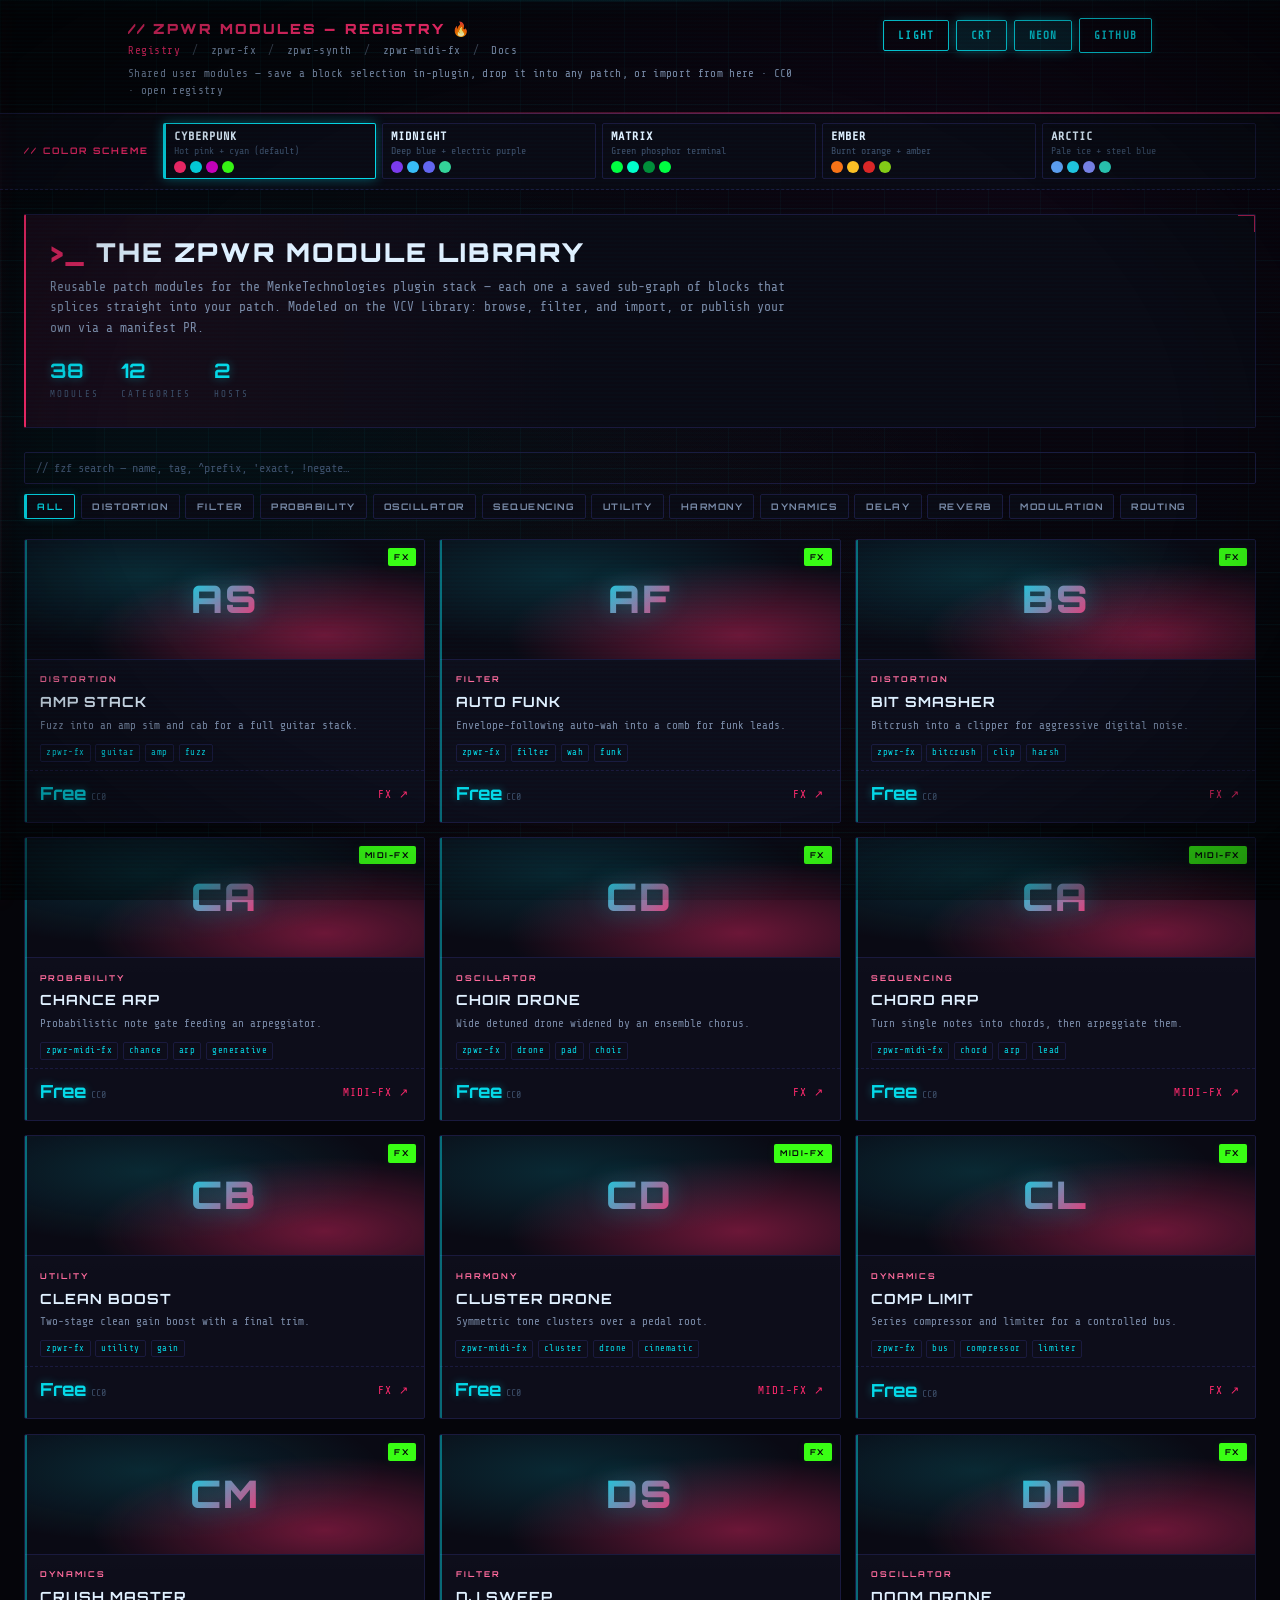
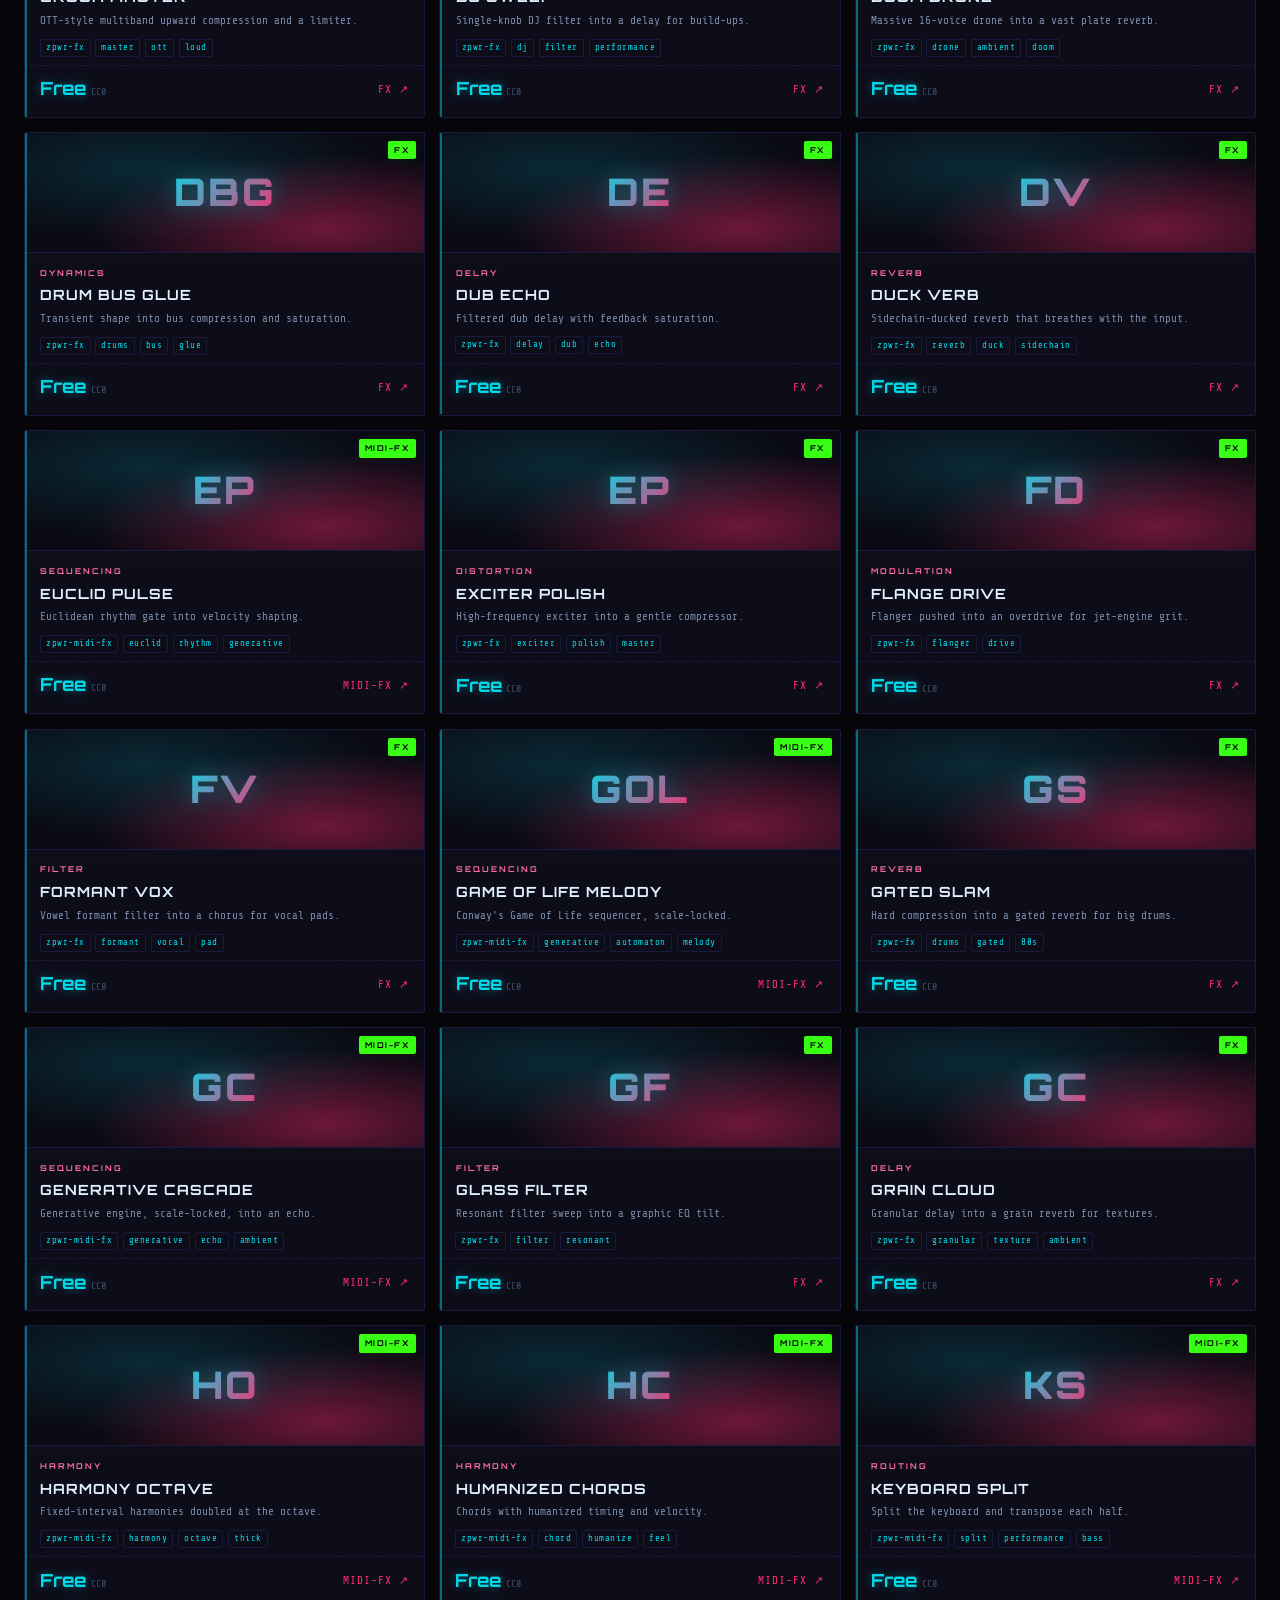
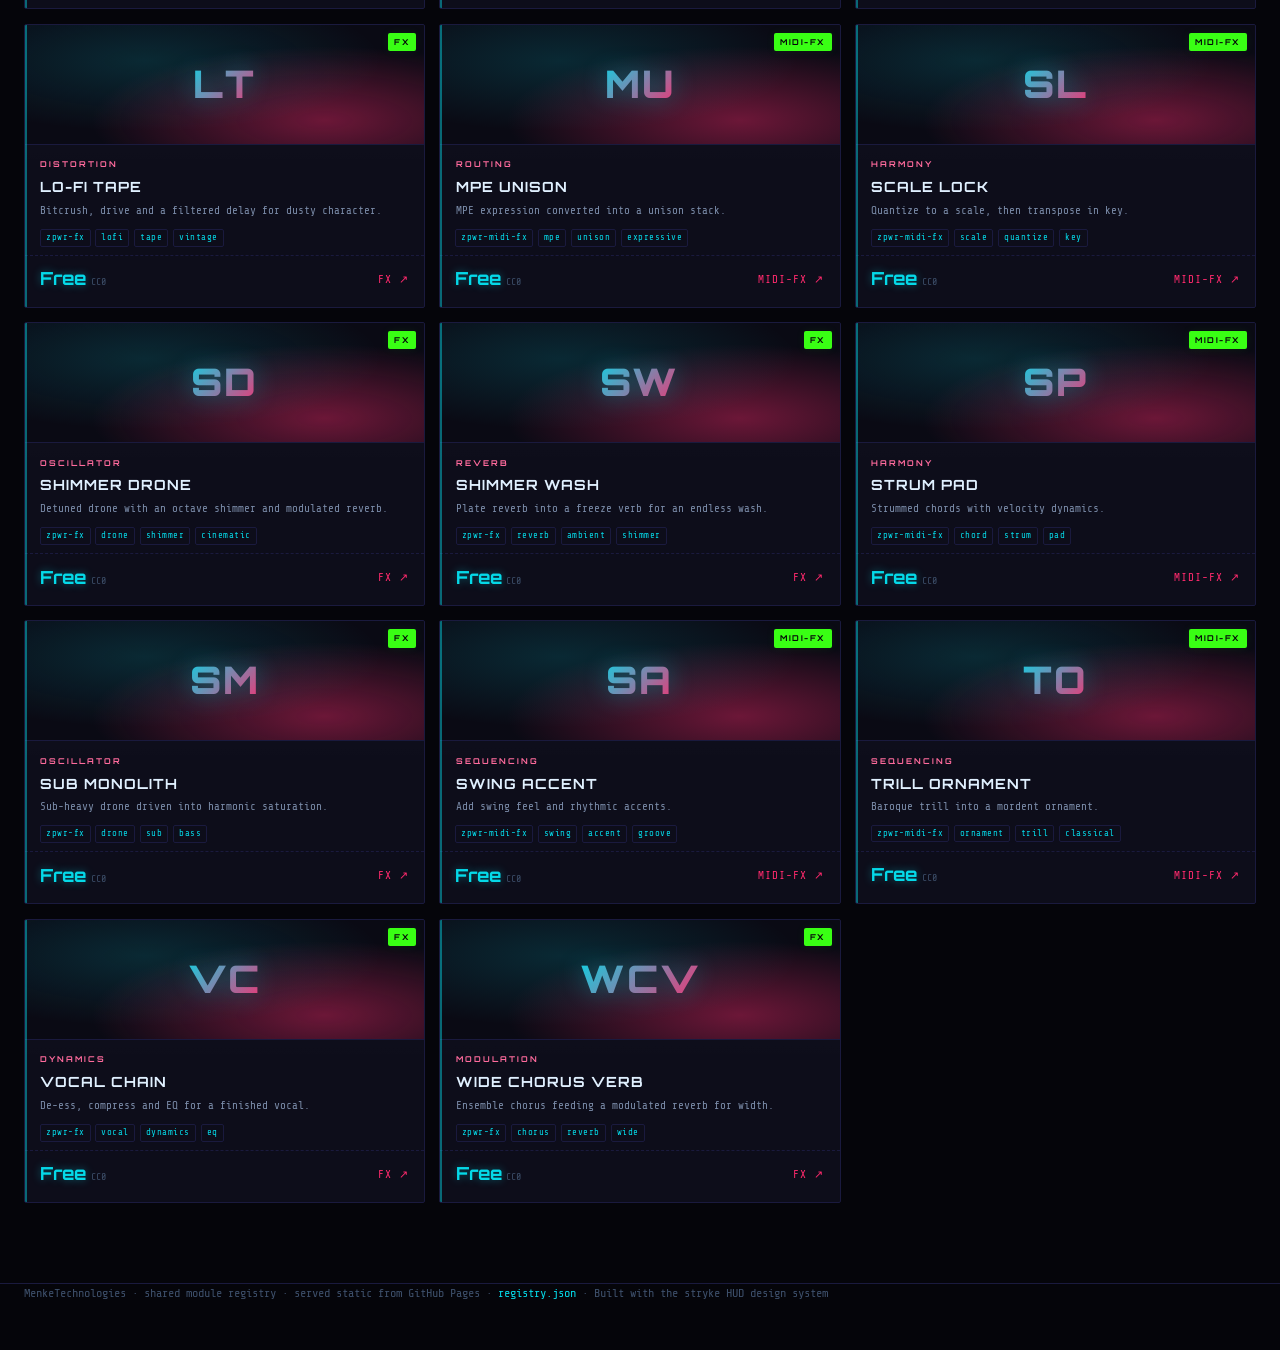
<file: index.html>
<!DOCTYPE html>
<html lang="en">
<head>
  <meta charset="utf-8" />
  <meta name="viewport" content="width=device-width, initial-scale=1" />
  <meta name="color-scheme" content="dark light" />
  <meta name="description" content="ZPWR Modules — the shared user-module registry for the MenkeTechnologies plugin stack (zpwr-fx / zpwr-synth / zpwr-midi-fx). Browse and import reusable patch modules." />
  <title>ZPWR Modules — Registry</title>
  <link rel="preconnect" href="https://fonts.googleapis.com" />
  <link rel="preconnect" href="https://fonts.gstatic.com" crossorigin />
  <link href="https://fonts.googleapis.com/css2?family=Orbitron:wght@400;600;700;900&family=Share+Tech+Mono&display=swap" rel="stylesheet" />
  <link rel="stylesheet" href="hud-static.css?v=8435a256f9" />
  <link rel="stylesheet" href="tutorial.css?v=8435a256f9" />
  <link rel="stylesheet" href="store.css?v=8435a256f9" />
  <link rel="stylesheet" href="registry.css?v=8435a256f9" />
  <style>
    .tutorial-main { max-width: 80rem; }
    .hub-scheme-strip { border-bottom: 1px dashed var(--border); background: color-mix(in srgb, var(--bg-secondary) 85%, transparent); padding: 0.55rem 1.5rem 0.65rem; position: relative; }
    .hub-scheme-strip-inner { max-width: 80rem; margin: 0 auto; display: flex; align-items: center; gap: 0.85rem; }
    .hub-scheme-strip .hud-scheme-label { flex: 0 0 auto; font-family: 'Orbitron', sans-serif; font-size: 9px; font-weight: 700; letter-spacing: 2px; text-transform: uppercase; color: var(--accent); text-align: left; }
    .hub-scheme-strip .scheme-grid { flex: 1 1 auto; display: grid; grid-template-columns: repeat(5, minmax(0, 1fr)); gap: 6px; }
    @media (max-width: 720px) { .hub-scheme-strip-inner { flex-direction: column; align-items: stretch; } .hub-scheme-strip .scheme-grid { grid-template-columns: repeat(2, minmax(0, 1fr)); } }
  </style>
</head>
<body>
  <div class="app tutorial-app" id="storeApp">
    <div class="crt-scanline" id="crtH" aria-hidden="true"></div>
    <div class="crt-scanline-v" id="crtV" aria-hidden="true"></div>

    <header class="tutorial-header">
      <div class="tutorial-header-inner">
        <div>
          <h1 class="tutorial-brand">// ZPWR MODULES — REGISTRY 🔥</h1>
          <nav class="tutorial-crumbs" aria-label="Breadcrumb">
            <span class="current">Registry</span>
            <span class="sep">/</span>
            <a href="https://github.com/MenkeTechnologies/zpwr-fx">zpwr-fx</a>
            <span class="sep">/</span>
            <a href="https://github.com/MenkeTechnologies/zpwr-synth">zpwr-synth</a>
            <span class="sep">/</span>
            <a href="https://github.com/MenkeTechnologies/zpwr-midi-fx">zpwr-midi-fx</a>
            <span class="sep">/</span>
            <a href="https://github.com/MenkeTechnologies/zpwr-patch-core#0x05-user-modules--registry">Docs</a>
          </nav>
          <p class="docs-build-line">Shared user modules — save a block selection in-plugin, drop it into any patch, or import from here · CC0 · open registry</p>
        </div>
        <div class="tutorial-toolbar">
          <button type="button" class="btn btn-secondary" id="btnTheme" title="Toggle light/dark">Theme</button>
          <button type="button" class="btn btn-secondary active" id="btnCrt" title="CRT scanline overlay">CRT</button>
          <button type="button" class="btn btn-secondary active" id="btnNeon" title="Neon border pulse">Neon</button>
          <a class="btn btn-secondary" href="https://github.com/MenkeTechnologies/zpwr-modules">GitHub</a>
        </div>
      </div>
    </header>

    <div class="hub-scheme-strip">
      <div class="hub-scheme-strip-inner">
        <span class="hud-scheme-label">// Color scheme</span>
        <div class="scheme-grid" id="hudSchemeGrid"></div>
      </div>
    </div>

    <main class="tutorial-main">
      <section class="store-hero">
        <h2><span class="hash">&gt;_</span>The ZPWR Module Library</h2>
        <p>Reusable patch modules for the MenkeTechnologies plugin stack — each one a saved sub-graph of blocks that splices straight into your patch. Modeled on the VCV Library: browse, filter, and import, or publish your own via a manifest PR.</p>
        <div class="hero-stats">
          <div class="hero-stat"><span class="num" id="statProducts">0</span><span class="lbl">Modules</span></div>
          <div class="hero-stat"><span class="num" id="statCats">0</span><span class="lbl">Categories</span></div>
          <div class="hero-stat"><span class="num" id="statFree">0</span><span class="lbl">Hosts</span></div>
        </div>
      </section>

      <div class="store-controls">
        <input type="search" class="store-search" id="storeSearch" placeholder="// fzf search — name, tag, ^prefix, 'exact, !negate…" aria-label="Search modules" />
        <div class="filter-row" id="filterRow"></div>
      </div>

      <div class="product-grid" id="productGrid"></div>
    </main>

    <footer class="tutorial-main doc-footer" style="padding-top:0;">
      MenkeTechnologies · shared module registry · served static from GitHub Pages ·
      <a href="registry.json">registry.json</a> · Built with the stryke HUD design system
    </footer>
  </div>

  <script src="hud-theme.js?v=8435a256f9"></script>
  <script src="fzf.js?v=8435a256f9"></script>
  <script src="registry.js?v=8435a256f9"></script>
</body>
</html>
</file>
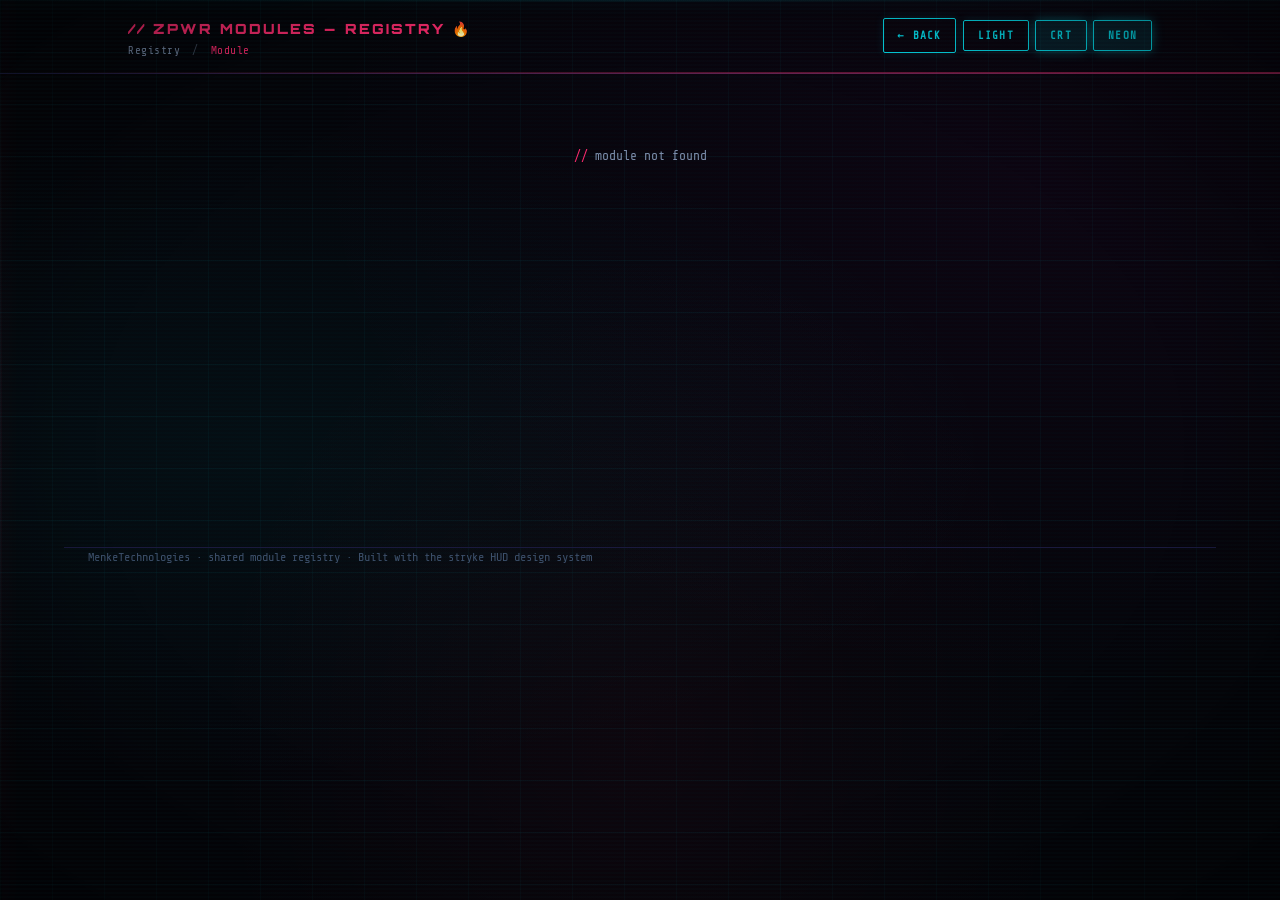
<file: module.html>
<!DOCTYPE html>
<html lang="en">
<head>
  <meta charset="utf-8" />
  <meta name="viewport" content="width=device-width, initial-scale=1" />
  <meta name="color-scheme" content="dark light" />
  <meta name="description" content="ZPWR Modules — module detail." />
  <title>Module — ZPWR Modules</title>
  <link rel="preconnect" href="https://fonts.googleapis.com" />
  <link rel="preconnect" href="https://fonts.gstatic.com" crossorigin />
  <link href="https://fonts.googleapis.com/css2?family=Orbitron:wght@400;600;700;900&family=Share+Tech+Mono&display=swap" rel="stylesheet" />
  <link rel="stylesheet" href="hud-static.css?v=8435a256f9" />
  <link rel="stylesheet" href="tutorial.css?v=8435a256f9" />
  <link rel="stylesheet" href="store.css?v=8435a256f9" />
  <link rel="stylesheet" href="registry.css?v=8435a256f9" />
  <style> .tutorial-main { max-width: 72rem; } </style>
</head>
<body>
  <div class="app tutorial-app" id="storeApp">
    <div class="crt-scanline" id="crtH" aria-hidden="true"></div>
    <div class="crt-scanline-v" id="crtV" aria-hidden="true"></div>

    <header class="tutorial-header">
      <div class="tutorial-header-inner">
        <div>
          <h1 class="tutorial-brand">// ZPWR MODULES — REGISTRY 🔥</h1>
          <nav class="tutorial-crumbs" aria-label="Breadcrumb">
            <a href="index.html">Registry</a>
            <span class="sep">/</span>
            <span class="current">Module</span>
          </nav>
        </div>
        <div class="tutorial-toolbar">
          <a class="btn btn-secondary" href="index.html">&larr; Back</a>
          <button type="button" class="btn btn-secondary" id="btnTheme" title="Toggle light/dark">Theme</button>
          <button type="button" class="btn btn-secondary active" id="btnCrt" title="CRT scanline overlay">CRT</button>
          <button type="button" class="btn btn-secondary active" id="btnNeon" title="Neon border pulse">Neon</button>
        </div>
      </div>
    </header>

    <main class="tutorial-main">
      <div id="detailRoot"></div>
    </main>

    <footer class="tutorial-main doc-footer" style="padding-top:0;">
      MenkeTechnologies · shared module registry · Built with the stryke HUD design system
    </footer>
  </div>

  <script src="hud-theme.js?v=8435a256f9"></script>
  <script src="fzf.js?v=8435a256f9"></script>
  <script src="registry.js?v=8435a256f9"></script>
</body>
</html>
</file>
<file: hud-static.css>
/*
 * Fonts: pages must load Google Fonts with <link href="https://fonts.googleapis.com/..."> in <head>.
 * Do not use @import here: the i18n audit inlines this file in a single <style> block, and a leading
 * @import against https from file:// makes WebKit skip the rest of the stylesheet (HUD + color schemes vanish).
 */
html {
  color-scheme: dark;
}
html[data-theme="light"] {
  color-scheme: light;
}

* { margin: 0; padding: 0; box-sizing: border-box; }

::selection {
  background: rgba(5, 217, 232, 0.3);
  color: #fff;
}

:root {
  --bg-primary: #05050a;
  --bg-secondary: #0a0a14;
  --bg-card: #0d0d1a;
  --bg-hover: #12122a;
  --accent: #ff2a6d;
  --accent-light: #ff6b9d;
  --accent-glow: rgba(255, 42, 109, 0.4);
  --cyan: #05d9e8;
  --cyan-glow: rgba(5, 217, 232, 0.4);
  --cyan-dim: rgba(5, 217, 232, 0.15);
  --magenta: #d300c5;
  --magenta-glow: rgba(211, 0, 197, 0.3);
  --green: #39ff14;
  --green-bg: rgba(57, 255, 20, 0.08);
  --red: #ff073a;
  --text: #e0f0ff;
  --text-dim: #7a8ba8;
  --text-muted: #3d4f6a;
  --border: #1a1a3e;
  --border-glow: #2a1a4e;
  --cyber-grid-line: rgba(5, 217, 232, 0.042);
  --cyber-grid-cross: rgba(5, 217, 232, 0.034);
}

[data-theme="light"] {
  --bg-primary: #f0f2f5;
  --bg-secondary: #e4e7ec;
  --bg-card: #ffffff;
  --bg-hover: #f7f8fa;
  --accent: #d6196e;
  --accent-light: #e84d8a;
  --accent-glow: rgba(214, 25, 110, 0.15);
  --cyan: #0891b2;
  --cyan-glow: rgba(8, 145, 178, 0.2);
  --cyan-dim: rgba(8, 145, 178, 0.08);
  --magenta: #a300a3;
  --magenta-glow: rgba(163, 0, 163, 0.15);
  --green: #15803d;
  --green-bg: rgba(21, 128, 61, 0.08);
  --red: #dc2626;
  --text: #1e293b;
  --text-dim: #475569;
  --text-muted: #94a3b8;
  --border: #cbd5e1;
  --border-glow: #a5b4c8;
  --cyber-grid-line: rgba(8, 145, 178, 0.08);
  --cyber-grid-cross: rgba(8, 145, 178, 0.055);
}

[data-theme="light"] .app::after {
  background: repeating-linear-gradient(
    0deg, transparent, transparent 2px, rgba(0, 0, 0, 0.02) 2px, rgba(0, 0, 0, 0.02) 4px);
}

[data-theme="light"] .app::before {
  background: radial-gradient(ellipse at center, transparent 65%, rgba(0, 0, 0, 0.12) 100%);
}

[data-theme="light"] .crt-scanline {
  background: linear-gradient(90deg,
    transparent 0%, rgba(0, 0, 0, 0.04) 20%, rgba(0, 0, 0, 0.08) 50%,
    rgba(0, 0, 0, 0.04) 80%, transparent 100%);
  box-shadow: 0 0 15px 5px rgba(0, 0, 0, 0.03);
}

[data-theme="light"] .crt-scanline-v {
  background: linear-gradient(180deg,
    transparent 0%, rgba(0, 0, 0, 0.03) 20%, rgba(0, 0, 0, 0.06) 50%,
    rgba(0, 0, 0, 0.03) 80%, transparent 100%);
  box-shadow: 0 0 15px 5px rgba(0, 0, 0, 0.02);
}

body {
  font-family: 'Share Tech Mono', 'SF Mono', 'Fira Code', monospace;
  background-color: var(--bg-primary);
  background-image:
    radial-gradient(ellipse at 20% 50%, rgba(5, 217, 232, 0.045) 0%, transparent 52%),
    radial-gradient(ellipse at 80% 20%, rgba(211, 0, 197, 0.04) 0%, transparent 50%),
    radial-gradient(ellipse at 50% 82%, rgba(255, 42, 109, 0.035) 0%, transparent 48%),
    linear-gradient(var(--cyber-grid-line) 1px, transparent 1px),
    linear-gradient(90deg, var(--cyber-grid-cross) 1px, transparent 1px);
  background-size: auto, auto, auto, 52px 52px, 52px 52px;
  background-attachment: fixed;
  color: var(--text);
  min-height: 100vh;
  line-height: 1.55;
}

[data-theme="light"] body {
  background-image:
    radial-gradient(ellipse at 22% 48%, rgba(8, 145, 178, 0.09) 0%, transparent 52%),
    radial-gradient(ellipse at 78% 22%, rgba(163, 0, 163, 0.07) 0%, transparent 50%),
    linear-gradient(var(--cyber-grid-line) 1px, transparent 1px),
    linear-gradient(90deg, var(--cyber-grid-cross) 1px, transparent 1px);
  background-size: auto, auto, 44px 44px, 44px 44px;
  background-attachment: fixed;
}

.app {
  position: relative;
  min-height: 100vh;
  display: flex;
  flex-direction: column;
}

.app::after {
  content: '';
  position: fixed;
  inset: 0;
  background: repeating-linear-gradient(
    0deg, transparent, transparent 2px,
    rgba(5, 217, 232, 0.015) 2px, rgba(5, 217, 232, 0.015) 4px);
  pointer-events: none;
  z-index: 9999;
}

.app::before {
  content: '';
  position: fixed;
  inset: 0;
  background: radial-gradient(ellipse at center, transparent 60%, rgba(0, 0, 0, 0.5) 100%);
  pointer-events: none;
  z-index: 9998;
}

.app.no-crt::after,
.app.no-crt::before { display: none; }

.crt-scanline {
  position: fixed;
  left: 0;
  right: 0;
  height: 2px;
  background: linear-gradient(90deg,
    transparent 0%, rgba(5, 217, 232, 0.03) 20%, rgba(5, 217, 232, 0.08) 50%,
    rgba(5, 217, 232, 0.03) 80%, transparent 100%);
  box-shadow: 0 0 15px 5px rgba(5, 217, 232, 0.04);
  pointer-events: none;
  z-index: 9997;
  animation: hscan 12s linear infinite;
}

.crt-scanline-v {
  position: fixed;
  top: 0;
  bottom: 0;
  width: 2px;
  background: linear-gradient(180deg,
    transparent 0%, rgba(255, 42, 109, 0.03) 20%, rgba(255, 42, 109, 0.06) 50%,
    rgba(255, 42, 109, 0.03) 80%, transparent 100%);
  box-shadow: 0 0 15px 5px rgba(255, 42, 109, 0.03);
  pointer-events: none;
  z-index: 9997;
  animation: vscan 18s linear infinite;
}

@keyframes hscan {
  0% { top: -2px; opacity: 0; }
  5% { opacity: 1; }
  95% { opacity: 1; }
  100% { top: 100%; opacity: 0; }
}

@keyframes vscan {
  0% { left: -2px; opacity: 0; }
  5% { opacity: 1; }
  95% { opacity: 1; }
  100% { left: 100%; opacity: 0; }
}

body.no-neon-glow * {
  animation-name: none !important;
  animation-duration: 0s !important;
}

body.no-neon-glow .doc-card {
  box-shadow: 0 0 20px var(--cyan-glow), 0 4px 24px rgba(0, 0, 0, 0.35);
}

[data-theme="light"] body.no-neon-glow .doc-card {
  box-shadow: 0 2px 16px rgba(0, 0, 0, 0.08);
}

::-webkit-scrollbar { width: 8px; height: 8px; }
::-webkit-scrollbar-track { background: rgba(5, 5, 10, 0.5); }
[data-theme="light"] ::-webkit-scrollbar-track { background: rgba(226, 232, 240, 0.8); }
::-webkit-scrollbar-thumb {
  background: linear-gradient(180deg, var(--cyan) 0%, var(--magenta) 100%);
  border-radius: 4px;
  box-shadow: 0 0 8px var(--cyan-glow), inset 0 1px 0 rgba(255, 255, 255, 0.2);
}
::-webkit-scrollbar-thumb:hover {
  background: linear-gradient(180deg, var(--accent) 0%, var(--cyan) 100%);
}

.docs-header {
  padding: 20px 24px 16px;
  border-bottom: 1px solid var(--border);
  background: linear-gradient(180deg, #070714 0%, #0d0d22 42%, var(--bg-secondary) 100%);
  position: relative;
  box-shadow:
    0 4px 28px rgba(0, 0, 0, 0.55),
    0 1px 0 rgba(5, 217, 232, 0.1),
    inset 0 1px 0 rgba(5, 217, 232, 0.06);
  z-index: 1;
}

[data-theme="light"] .docs-header {
  background: linear-gradient(180deg, #f8fafc 0%, #f1f5f9 100%);
  box-shadow: 0 2px 12px rgba(0, 0, 0, 0.06);
}

.docs-header::after {
  content: '';
  position: absolute;
  bottom: 0;
  left: 0;
  right: 0;
  height: 1px;
  background: linear-gradient(90deg, transparent, var(--cyan), var(--accent), var(--cyan), transparent);
  opacity: 0.6;
}

.docs-header-inner {
  max-width: 92rem;
  margin: 0 auto;
  display: flex;
  align-items: flex-start;
  justify-content: space-between;
  gap: 1rem;
  flex-wrap: wrap;
}

.docs-title-block h1 {
  font-family: 'Orbitron', sans-serif;
  font-size: clamp(1rem, 2.5vw, 1.25rem);
  font-weight: 900;
  letter-spacing: 3px;
  text-transform: uppercase;
  background: linear-gradient(90deg, var(--cyan), #fff, var(--accent), var(--cyan));
  background-size: 300% 100%;
  -webkit-background-clip: text;
  -webkit-text-fill-color: transparent;
  background-clip: text;
  filter: drop-shadow(0 0 8px var(--cyan-glow));
  animation: logo-shimmer 6s linear infinite;
  margin: 0 0 6px;
}

[data-theme="light"] .docs-title-block h1 {
  filter: drop-shadow(0 0 4px var(--cyan-glow));
}

@keyframes logo-shimmer {
  0% { background-position: 0% 0%; }
  100% { background-position: 300% 0%; }
}

.docs-sub {
  font-size: 11px;
  color: var(--text-dim);
  letter-spacing: 0.5px;
  max-width: 42rem;
  word-break: break-word;
}

.docs-build-line {
  margin: 0.35rem 0 0;
  font-family: 'Share Tech Mono', ui-monospace, monospace;
  font-size: 11px;
  color: var(--text-dim);
  letter-spacing: 0.03em;
  max-width: 42rem;
}

.docs-build-line:empty {
  display: none;
}

.docs-toolbar {
  display: flex;
  flex-wrap: wrap;
  gap: 8px;
  align-items: center;
}

.docs-header-actions {
  display: flex;
  flex-direction: row;
  flex-wrap: wrap;
  align-items: flex-start;
  justify-content: flex-end;
  gap: 14px;
  min-width: 0;
  margin-left: auto;
}

.hud-scheme-row {
  display: flex;
  flex-direction: column;
  align-items: flex-end;
  gap: 6px;
  flex: 0 1 auto;
  max-width: min(36rem, 92vw);
}

.hud-scheme-label {
  font-size: 9px;
  text-transform: uppercase;
  letter-spacing: 2px;
  color: var(--text-muted);
  text-align: right;
}

.scheme-grid {
  display: grid;
  grid-template-columns: repeat(auto-fill, minmax(120px, 1fr));
  gap: 3px;
}

.scheme-btn {
  padding: 5px 8px;
  background: var(--bg-secondary);
  border: 1px solid var(--border);
  border-radius: 2px;
  cursor: pointer;
  text-align: left;
  font-family: 'Share Tech Mono', monospace;
  transition: all 0.2s;
}

.scheme-btn:hover {
  border-color: var(--cyan);
  box-shadow: 0 0 10px var(--cyan-dim);
}

.scheme-btn.active {
  border-color: var(--cyan);
  border-left: 3px solid var(--cyan);
  box-shadow: 0 0 12px var(--cyan-glow);
}

.scheme-btn-name {
  font-size: 12px;
  font-weight: 600;
  color: var(--text);
  text-transform: uppercase;
  letter-spacing: 1px;
  margin-bottom: 2px;
}

.scheme-btn-desc {
  font-size: 10px;
  color: var(--text-muted);
}

.scheme-btn-preview {
  display: flex;
  gap: 4px;
  margin-top: 5px;
  flex-wrap: wrap;
}

.scheme-dot {
  width: 12px;
  height: 12px;
  border-radius: 50%;
}

button, a.btn {
  font-family: 'Share Tech Mono', monospace;
}

a.btn {
  text-decoration: none;
}

.btn {
  padding: 8px 14px;
  border-radius: 2px;
  border: none;
  font-size: 11px;
  font-weight: 600;
  cursor: pointer;
  display: inline-flex;
  align-items: center;
  gap: 6px;
  transition: all 0.2s;
  text-transform: uppercase;
  letter-spacing: 1.2px;
  background-image: linear-gradient(180deg, rgba(255,255,255,0.12) 0%, rgba(255,255,255,0.02) 40%, transparent 60%);
}

.btn-secondary {
  background: transparent;
  color: var(--cyan);
  border: 1px solid var(--cyan);
  box-shadow: 0 0 8px var(--cyan-dim);
}

.btn-secondary:hover {
  background: rgba(5, 217, 232, 0.08);
  box-shadow: 0 0 15px var(--cyan-glow);
  transform: translateY(-1px);
}

.btn-secondary:active { transform: translateY(1px) scale(0.98); }
.btn-secondary.active {
  background: rgba(5, 217, 232, 0.12);
  box-shadow: 0 0 12px var(--cyan-glow);
}

[data-theme="light"] .btn-secondary:hover { background: rgba(8, 145, 178, 0.1); }

.docs-main {
  position: relative;
  z-index: 1;
  flex: 1;
  max-width: 92rem;
  margin: 0 auto;
  padding: 2rem 1.25rem 4rem;
  width: 100%;
}

.doc-card {
  background-color: var(--bg-card);
  background-image: linear-gradient(180deg, rgba(255,255,255,0.07) 0%, rgba(255,255,255,0.02) 30%, transparent 50%);
  border: 1px solid var(--cyan);
  border-radius: 2px;
  padding: 1.25rem 1.35rem;
  margin: 1.25rem 0;
  position: relative;
  box-shadow: 0 0 40px var(--cyan-glow);
  backdrop-filter: blur(12px) saturate(1.4);
  -webkit-backdrop-filter: blur(12px) saturate(1.4);
}

.doc-card::before {
  content: '';
  position: absolute;
  top: 0;
  left: 10%;
  right: 10%;
  height: 1px;
  background: linear-gradient(90deg, transparent, rgba(255,255,255,0.2), transparent);
  pointer-events: none;
}

body:not(.no-neon-glow) .doc-card {
  animation: neon-border-glow 2.5s ease-in-out infinite;
}

@keyframes neon-border-glow {
  0%, 100% {
    box-shadow: 0 0 20px var(--cyan-glow), 0 0 4px var(--cyan-glow);
    border-color: var(--cyan);
  }
  50% {
    box-shadow: 0 0 40px var(--cyan-glow), 0 0 12px var(--magenta-glow);
    border-color: var(--accent);
  }
}

.doc-card h2 {
  font-family: 'Orbitron', sans-serif;
  font-size: 13px;
  color: var(--cyan);
  text-transform: uppercase;
  letter-spacing: 2px;
  margin: 0 0 0.75rem;
  padding-bottom: 10px;
  border-bottom: 1px solid var(--border);
  box-shadow: 0 2px 6px rgba(0, 0, 0, 0.15);
}

.doc-card > p, .doc-card > .meta { margin: 0 0 1rem; }

.doc-card h3 {
  font-family: 'Orbitron', sans-serif;
  font-size: 11px;
  color: var(--accent-light);
  text-transform: uppercase;
  letter-spacing: 1.5px;
  margin: 1.35rem 0 0.5rem;
}

.doc-card h3:first-of-type { margin-top: 0.35rem; }

.meta {
  color: var(--text-dim);
  font-size: 13px;
  margin-top: 8px;
}

.meta.warn { color: var(--accent-light); }

.banner {
  padding: 12px 16px;
  border-radius: 2px;
  margin: 0 0 1rem;
  font-size: 13px;
  border: 1px solid var(--border);
}

.banner.ok {
  border-color: var(--green);
  background: var(--green-bg);
  color: var(--text);
}

.banner.bad {
  border-color: var(--red);
  background: rgba(255, 7, 58, 0.08);
  color: var(--text);
}

.table-wrap {
  overflow-x: auto;
  margin-top: 0.5rem;
  -webkit-overflow-scrolling: touch;
}

table {
  border-collapse: collapse;
  width: 100%;
  min-width: 0;
}

table.catalog-all { min-width: 56rem; }

th, td {
  border: 1px solid var(--border);
  padding: 8px 10px;
  text-align: left;
  vertical-align: top;
}

th {
  background: var(--bg-secondary);
  color: var(--cyan);
  font-family: 'Orbitron', sans-serif;
  font-size: 10px;
  font-weight: 700;
  letter-spacing: 1px;
  text-transform: uppercase;
}

td.val {
  white-space: pre-wrap;
  word-break: break-word;
  max-width: 36rem;
  font-size: 12px;
  color: var(--text-dim);
}

td.locs {
  max-width: 22rem;
  word-break: break-all;
  color: var(--text-muted);
  font-size: 11px;
}

td.surfaces {
  max-width: 18rem;
  word-break: break-word;
  color: var(--text-dim);
  font-size: 11px;
}

td.warn { color: var(--accent-light); font-weight: 600; }

code {
  font-family: 'Share Tech Mono', ui-monospace, monospace;
  font-size: 0.88em;
  padding: 2px 6px;
  background: var(--bg-secondary);
  border: 1px solid var(--border);
  border-radius: 2px;
  color: var(--text);
}

pre.testlog {
  font-size: 11px;
  background: var(--bg-secondary);
  border: 1px solid var(--border);
  border-radius: 2px;
  padding: 12px;
  max-height: 28rem;
  overflow: auto;
  white-space: pre-wrap;
  word-break: break-word;
  margin-top: 8px;
  box-shadow: inset 0 0 20px rgba(0, 0, 0, 0.25);
  color: var(--text);
}

[data-theme="light"] pre.testlog {
  box-shadow: inset 0 0 12px rgba(0, 0, 0, 0.04);
}

span.ok { color: var(--green); font-weight: 600; }
span.bad { color: var(--red); font-weight: 600; }

details {
  margin-top: 12px;
  color: var(--text-dim);
  font-size: 12px;
}

details summary {
  cursor: pointer;
  color: var(--cyan);
  font-weight: 600;
}

a {
  color: var(--cyan);
  text-decoration: none;
  transition: color 0.15s, text-shadow 0.15s;
}

a:hover {
  color: var(--accent-light);
  text-shadow: 0 0 8px var(--cyan-glow);
}

.crt-scanline[hidden],
.crt-scanline-v[hidden] { display: none !important; }

.doc-footer {
  margin-top: 2rem;
  padding-top: 1rem;
  border-top: 1px solid var(--border);
  font-size: 12px;
  color: var(--text-muted);
}
</file>
<file: tutorial.css>
/* AUDIO_HAXOR — Tutorial pages
   Cyberpunk walkthrough styles. Loads after hud-static.css and
   reuses its CSS variables (var(--bg), --text, --accent, --border).
*/

.tutorial-app {
  min-height: 100vh;
  display: flex;
  flex-direction: column;
}

.tutorial-header {
  position: relative;
  border-bottom: 1px solid var(--border);
  background:
    linear-gradient(180deg,
      color-mix(in srgb, var(--accent) 4%, transparent) 0%,
      transparent 100%),
    var(--bg);
  padding: 1.1rem 1.5rem 0.85rem;
}
.tutorial-header::after {
  content: "";
  position: absolute;
  left: 0; right: 0; bottom: -1px;
  height: 2px;
  background: linear-gradient(
    90deg,
    transparent,
    var(--accent),
    transparent
  );
  opacity: 0.55;
  pointer-events: none;
}
.tutorial-header-inner {
  max-width: 64rem;
  margin: 0 auto;
  display: flex;
  align-items: flex-start;
  justify-content: space-between;
  gap: 1.5rem;
  flex-wrap: wrap;
}
.tutorial-brand {
  font-family: 'Orbitron', sans-serif;
  font-weight: 900;
  font-size: 14px;
  letter-spacing: 2px;
  color: var(--accent);
  text-transform: uppercase;
  margin: 0 0 0.2rem;
}
.tutorial-crumbs {
  font-family: 'Share Tech Mono', ui-monospace, monospace;
  font-size: 11px;
  color: var(--text-dim);
  letter-spacing: 0.5px;
}
.tutorial-crumbs a {
  color: var(--text-dim);
  text-decoration: none;
  transition: color 120ms ease;
}
.tutorial-crumbs a:hover { color: var(--accent); }
.tutorial-crumbs .sep {
  display: inline-block;
  margin: 0 0.35rem;
  color: color-mix(in srgb, var(--text-dim) 50%, transparent);
}
.tutorial-crumbs .current { color: var(--accent); }

.tutorial-toolbar {
  display: flex;
  flex-wrap: wrap;
  gap: 0.4rem;
  align-items: center;
}

.tutorial-main {
  flex: 1;
  max-width: 56rem;
  width: 100%;
  margin: 0 auto;
  padding: 1.5rem 1.5rem 3rem;
}

.step-meter {
  display: flex;
  align-items: center;
  gap: 0.85rem;
  margin: 0.25rem 0 1.15rem;
  font-family: 'Share Tech Mono', ui-monospace, monospace;
  font-size: 11px;
  color: var(--text-dim);
  letter-spacing: 1px;
}
.step-meter .meter-label {
  text-transform: uppercase;
  color: var(--accent);
  font-weight: 700;
  font-family: 'Orbitron', sans-serif;
  font-size: 10px;
  letter-spacing: 2px;
}
.step-meter .meter-bar {
  flex: 1;
  max-width: 16rem;
  height: 6px;
  background: var(--bg-secondary);
  border: 1px solid var(--border);
  border-radius: 1px;
  overflow: hidden;
  position: relative;
}
.step-meter .meter-fill {
  position: absolute;
  inset: 0 auto 0 0;
  background: linear-gradient(
    90deg,
    color-mix(in srgb, var(--accent) 80%, transparent),
    var(--accent)
  );
  box-shadow: 0 0 8px var(--accent);
}
.step-meter .meter-count {
  font-variant-numeric: tabular-nums;
}

.tutorial-title {
  font-family: 'Orbitron', sans-serif;
  font-weight: 900;
  font-size: 24px;
  letter-spacing: 2px;
  text-transform: uppercase;
  margin: 0 0 0.4rem;
  color: var(--text);
  line-height: 1.2;
}
.tutorial-title .step-hash {
  color: var(--accent);
  margin-right: 0.55rem;
  opacity: 0.85;
  font-size: 0.85em;
}
.tutorial-subtitle {
  margin: 0 0 1.5rem;
  font-family: 'Share Tech Mono', ui-monospace, monospace;
  font-size: 12px;
  color: var(--text-dim);
  letter-spacing: 0.5px;
  line-height: 1.55;
  padding-left: 0.75rem;
  border-left: 2px solid
    color-mix(in srgb, var(--accent) 60%, transparent);
}

.tutorial-section {
  margin: 1.75rem 0;
  padding: 1rem 1.1rem 1.1rem;
  border: 1px solid var(--border);
  border-left: 2px solid var(--accent);
  background:
    linear-gradient(
      to right,
      color-mix(in srgb, var(--accent) 5%, transparent),
      transparent 40%
    ),
    var(--bg-secondary);
  border-radius: 2px;
  position: relative;
}
.tutorial-section::before {
  content: "";
  position: absolute;
  top: -1px; right: -1px;
  width: 14px; height: 14px;
  border-top: 2px solid var(--accent);
  border-right: 2px solid var(--accent);
  opacity: 0.7;
}
.tutorial-section::after {
  content: "";
  position: absolute;
  bottom: -1px; left: -1px;
  width: 14px; height: 14px;
  border-bottom: 2px solid var(--accent);
  border-left: 2px solid var(--accent);
  opacity: 0.7;
}
.tutorial-section > h2 {
  margin: 0 0 0.6rem;
  font-family: 'Orbitron', sans-serif;
  font-size: 12px;
  font-weight: 700;
  letter-spacing: 2.5px;
  text-transform: uppercase;
  color: var(--accent);
}
.tutorial-section > h2::before {
  content: "// ";
  opacity: 0.7;
}
.tutorial-section > h3 {
  margin: 0.9rem 0 0.35rem;
  font-family: 'Orbitron', sans-serif;
  font-size: 11px;
  font-weight: 700;
  letter-spacing: 2px;
  text-transform: uppercase;
  color: var(--text);
}
.tutorial-section > p,
.tutorial-section li {
  color: var(--text-dim);
  font-size: 13px;
  line-height: 1.6;
}
.tutorial-section > p {
  margin: 0.5rem 0;
}
.tutorial-section ul,
.tutorial-section ol {
  margin: 0.4rem 0 0.6rem;
  padding-left: 1.25rem;
}
.tutorial-section li { margin: 0.35rem 0; }
.tutorial-section li strong {
  color: var(--text);
  font-weight: 600;
}
.tutorial-section code {
  font-family: 'Share Tech Mono', ui-monospace, monospace;
  font-size: 12px;
  padding: 1px 5px;
  background: var(--bg);
  border: 1px solid var(--border);
  border-radius: 2px;
  color: var(--accent);
}
.tutorial-section pre {
  font-family: 'Share Tech Mono', ui-monospace, monospace;
  font-size: 12px;
  background: var(--bg);
  border: 1px solid var(--border);
  border-radius: 2px;
  padding: 0.75rem 0.9rem;
  overflow-x: auto;
  color: var(--text);
  margin: 0.5rem 0;
  box-shadow: inset 0 0 18px rgba(0, 0, 0, 0.35);
}
[data-theme="light"] .tutorial-section pre {
  box-shadow: inset 0 0 10px rgba(0, 0, 0, 0.05);
}

.tutorial-shot {
  margin: 0.85rem 0 0.25rem;
}
.tutorial-shot img {
  display: block;
  width: 100%;
  max-width: 52rem;
  border: 1px solid var(--border);
  border-radius: 2px;
  background: var(--bg);
  box-shadow: 0 0 32px rgba(0, 0, 0, 0.55);
}
[data-theme="light"] .tutorial-shot img {
  box-shadow: 0 0 12px rgba(0, 0, 0, 0.08);
}
.tutorial-shot figcaption {
  margin-top: 0.3rem;
  font-family: 'Share Tech Mono', ui-monospace, monospace;
  font-size: 10px;
  color: var(--text-dim);
  opacity: 0.75;
  letter-spacing: 0.5px;
}

.tutorial-callout {
  margin: 0.75rem 0;
  padding: 0.6rem 0.85rem;
  border-left: 2px solid var(--accent);
  background: color-mix(in srgb, var(--accent) 5%, transparent);
  font-size: 12px;
  color: var(--text-dim);
  line-height: 1.55;
}
.tutorial-callout strong {
  color: var(--accent);
  font-family: 'Orbitron', sans-serif;
  font-size: 10px;
  letter-spacing: 2px;
  text-transform: uppercase;
  margin-right: 0.4rem;
}
.tutorial-callout.warn {
  border-color: #ff6b6b;
  background: rgba(255, 107, 107, 0.06);
}
.tutorial-callout.warn strong { color: #ff6b6b; }

.tutorial-nav {
  margin: 2.5rem 0 0;
  padding-top: 1rem;
  border-top: 1px dashed var(--border);
  display: grid;
  grid-template-columns: 1fr auto 1fr;
  gap: 0.75rem;
  align-items: stretch;
}
.tutorial-nav-top {
  margin: 0 0 1.25rem;
  padding-top: 0;
  padding-bottom: 0.9rem;
  border-top: none;
  border-bottom: 1px dashed var(--border);
  animation: fadeSlideIn 0.45s ease 0.04s both;
}
.tutorial-nav-top a,
.tutorial-nav-top .nav-stub {
  padding: 0.55rem 0.85rem;
}
.tutorial-nav a,
.tutorial-nav .nav-stub {
  display: flex;
  flex-direction: column;
  justify-content: center;
  gap: 0.15rem;
  padding: 0.7rem 1rem;
  border: 1px solid var(--border);
  border-radius: 2px;
  background: var(--bg-secondary);
  text-decoration: none;
  font-family: 'Share Tech Mono', ui-monospace, monospace;
  font-size: 12px;
  color: var(--text);
  transition: border-color 150ms ease, box-shadow 150ms ease,
              background 150ms ease;
}
.tutorial-nav a:hover {
  border-color: var(--accent);
  box-shadow: 0 0 14px
    color-mix(in srgb, var(--accent) 35%, transparent);
}
.tutorial-nav .nav-stub {
  opacity: 0.35;
  cursor: default;
}
.tutorial-nav .nav-label {
  font-family: 'Orbitron', sans-serif;
  font-size: 9px;
  letter-spacing: 2px;
  text-transform: uppercase;
  color: var(--accent);
  opacity: 0.9;
}
.tutorial-nav .nav-title { color: var(--text); }
.tutorial-nav .nav-prev { text-align: left; }
.tutorial-nav .nav-prev::before { content: "◂ "; color: var(--accent); }
.tutorial-nav .nav-next { text-align: right; }
.tutorial-nav .nav-next::after { content: " ▸"; color: var(--accent); }
.tutorial-nav .nav-index {
  text-align: center;
  align-items: center;
}
.tutorial-nav .nav-index .nav-label { color: var(--text-dim); }
.tutorial-nav .nav-index:hover .nav-label { color: var(--accent); }

/* Landing page (tutorial/index.html) */
.tutorial-landing-lead {
  margin: 0 0 1.5rem;
  padding: 1rem 1.1rem;
  border: 1px solid var(--border);
  border-left: 2px solid var(--accent);
  background: var(--bg-secondary);
  color: var(--text-dim);
  font-size: 13px;
  line-height: 1.6;
}
.tutorial-landing-lead strong {
  color: var(--accent);
  font-family: 'Orbitron', sans-serif;
  font-size: 11px;
  letter-spacing: 1.5px;
  text-transform: uppercase;
  margin-right: 0.3rem;
}

.tutorial-grid {
  display: grid;
  grid-template-columns: repeat(auto-fill, minmax(18rem, 1fr));
  gap: 0.85rem;
  margin: 1.2rem 0 2rem;
}
.tutorial-card {
  display: flex;
  flex-direction: column;
  gap: 0.35rem;
  padding: 0.85rem 0.95rem 0.9rem;
  border: 1px solid var(--border);
  background: var(--bg-secondary);
  text-decoration: none;
  color: var(--text);
  position: relative;
  transition: border-color 150ms ease, box-shadow 150ms ease,
              transform 150ms ease;
  overflow: hidden;
}
.tutorial-card::before {
  content: "";
  position: absolute;
  top: 0; left: 0;
  width: 2px; height: 100%;
  background: var(--accent);
  opacity: 0.4;
  transition: opacity 150ms ease;
}
.tutorial-card:hover {
  border-color: var(--accent);
  box-shadow: 0 0 18px
    color-mix(in srgb, var(--accent) 30%, transparent);
  transform: translateY(-1px);
}
.tutorial-card:hover::before { opacity: 1; }
.tutorial-card .card-num {
  font-family: 'Orbitron', sans-serif;
  font-size: 10px;
  font-weight: 700;
  letter-spacing: 2px;
  color: var(--accent);
}
.tutorial-card .card-title {
  font-family: 'Orbitron', sans-serif;
  font-size: 12px;
  font-weight: 700;
  letter-spacing: 1px;
  text-transform: uppercase;
  color: var(--text);
  line-height: 1.3;
}
.tutorial-card .card-desc {
  font-family: 'Share Tech Mono', ui-monospace, monospace;
  font-size: 11px;
  color: var(--text-dim);
  line-height: 1.5;
}

.chapter-divider {
  margin: 1.8rem 0 0.6rem;
  font-family: 'Orbitron', sans-serif;
  font-size: 11px;
  font-weight: 700;
  letter-spacing: 3px;
  text-transform: uppercase;
  color: var(--accent);
  display: flex;
  align-items: center;
  gap: 0.75rem;
}
.chapter-divider::before { content: "▸"; opacity: 0.7; }
.chapter-divider::after {
  content: "";
  flex: 1;
  height: 1px;
  background: linear-gradient(
    90deg,
    color-mix(in srgb, var(--accent) 60%, transparent),
    transparent
  );
}

/* ===================================================================
   ANIMATIONS — cyberpunk entrance + ambient motion
   =================================================================== */

@keyframes fadeSlideIn {
  from { opacity: 0; transform: translateY(14px); }
  to   { opacity: 1; transform: translateY(0); }
}

@keyframes meterGrow {
  from { transform: scaleX(0); }
  to   { transform: scaleX(1); }
}

@keyframes cursorBlink {
  0%, 49%   { opacity: 1; }
  50%, 100% { opacity: 0; }
}

@keyframes neonBreathe {
  0%, 100% { box-shadow: 0 0 6px color-mix(in srgb, var(--accent) 45%, transparent); }
  50%      { box-shadow: 0 0 14px var(--accent),
                         0 0 24px color-mix(in srgb, var(--accent) 60%, transparent); }
}

@keyframes titleGlitch {
  0%, 88%, 100% { transform: none; text-shadow: 0 0 12px color-mix(in srgb, var(--accent) 30%, transparent); }
  89%           { transform: translate(-1px, 0) skewX(-1deg); text-shadow: 2px 0 0 var(--accent), -2px 0 0 var(--cyan, var(--accent)); }
  90%           { transform: translate(1px, 0) skewX(1deg);   text-shadow: -2px 0 0 var(--accent), 2px 0 0 var(--cyan, var(--accent)); }
  91%           { transform: translate(0, 0);                  text-shadow: 0 0 12px var(--accent); }
}

@keyframes sweepHighlight {
  0%   { transform: translateX(-110%); }
  60%  { transform: translateX(110%); }
  100% { transform: translateX(110%); }
}

@keyframes cornerBracketPulse {
  0%, 100% { opacity: 0.55; }
  50%      { opacity: 1; }
}

@keyframes bootFlicker {
  0%, 19%, 21%, 23%, 100% { opacity: 1; }
  20%, 22%                { opacity: 0.35; }
}

@keyframes scanlineDrift {
  from { background-position-y: 0; }
  to   { background-position-y: 100%; }
}

/* Apply animations */

.tutorial-title {
  animation:
    fadeSlideIn 0.55s ease both,
    titleGlitch 9s ease-in-out 1.4s infinite;
}
.tutorial-subtitle {
  animation: fadeSlideIn 0.65s ease 0.08s both;
}
.tutorial-subtitle::after {
  content: " ▌";
  color: var(--accent);
  animation: cursorBlink 1.1s steps(1, end) infinite;
  margin-left: 0.15rem;
}

.step-meter {
  animation: fadeSlideIn 0.5s ease 0.12s both;
}
.step-meter .meter-fill {
  transform-origin: left center;
  animation: meterGrow 1.1s cubic-bezier(0.22, 1, 0.36, 1) 0.25s both;
}

.tutorial-section {
  animation: fadeSlideIn 0.55s ease both;
  opacity: 0;
}
.tutorial-section:nth-of-type(1) { animation-delay: 0.18s; }
.tutorial-section:nth-of-type(2) { animation-delay: 0.26s; }
.tutorial-section:nth-of-type(3) { animation-delay: 0.34s; }
.tutorial-section:nth-of-type(4) { animation-delay: 0.42s; }
.tutorial-section:nth-of-type(5) { animation-delay: 0.50s; }
.tutorial-section:nth-of-type(6) { animation-delay: 0.58s; }
.tutorial-section:nth-of-type(7) { animation-delay: 0.66s; }
.tutorial-section:nth-of-type(8) { animation-delay: 0.74s; }
.tutorial-section:nth-of-type(9) { animation-delay: 0.82s; }
.tutorial-section:nth-of-type(n+10) { animation-delay: 0.90s; }

.tutorial-section::before,
.tutorial-section::after {
  animation: cornerBracketPulse 3.5s ease-in-out infinite;
}
.tutorial-section::after { animation-delay: 1.75s; }

.tutorial-section > h2 {
  position: relative;
  overflow: hidden;
}
.tutorial-section > h2::after {
  content: "";
  position: absolute;
  top: 0; left: 0;
  width: 40%; height: 100%;
  background: linear-gradient(
    90deg,
    transparent,
    color-mix(in srgb, var(--accent) 30%, transparent),
    transparent
  );
  animation: sweepHighlight 6s ease-in-out infinite;
  pointer-events: none;
}

.tutorial-nav a:hover {
  animation: neonBreathe 2s ease-in-out infinite;
}

.tutorial-card {
  animation: fadeSlideIn 0.5s ease both;
  opacity: 0;
}
.tutorial-card:nth-child(1)  { animation-delay: 0.10s; }
.tutorial-card:nth-child(2)  { animation-delay: 0.14s; }
.tutorial-card:nth-child(3)  { animation-delay: 0.18s; }
.tutorial-card:nth-child(4)  { animation-delay: 0.22s; }
.tutorial-card:nth-child(5)  { animation-delay: 0.26s; }
.tutorial-card:nth-child(6)  { animation-delay: 0.30s; }
.tutorial-card:nth-child(7)  { animation-delay: 0.34s; }
.tutorial-card:nth-child(8)  { animation-delay: 0.38s; }
.tutorial-card:nth-child(9)  { animation-delay: 0.42s; }
.tutorial-card:nth-child(10) { animation-delay: 0.46s; }
.tutorial-card:nth-child(11) { animation-delay: 0.50s; }
.tutorial-card:nth-child(12) { animation-delay: 0.54s; }
.tutorial-card:nth-child(13) { animation-delay: 0.58s; }
.tutorial-card:nth-child(14) { animation-delay: 0.62s; }
.tutorial-card:nth-child(15) { animation-delay: 0.66s; }
.tutorial-card:nth-child(16) { animation-delay: 0.70s; }
.tutorial-card:nth-child(17) { animation-delay: 0.74s; }
.tutorial-card:nth-child(n+18) { animation-delay: 0.78s; }

.tutorial-card::after {
  content: "";
  position: absolute;
  top: 0; left: 0;
  right: 0;
  height: 100%;
  background: linear-gradient(
    115deg,
    transparent 45%,
    color-mix(in srgb, var(--accent) 18%, transparent) 50%,
    transparent 55%
  );
  transform: translateX(-100%);
  transition: transform 650ms ease;
  pointer-events: none;
}
.tutorial-card:hover::after {
  transform: translateX(110%);
}

.tutorial-brand {
  animation: bootFlicker 0.9s steps(2, end) both, fadeSlideIn 0.4s ease both;
}

.chapter-divider {
  animation: fadeSlideIn 0.5s ease both;
}

.tutorial-shot img {
  animation: fadeSlideIn 0.6s ease 0.2s both;
}

/* Ambient scanline drift on the header underline */
.tutorial-header::after {
  background-size: 200% 2px;
  animation: scanlineDrift 8s linear infinite;
}

/* Reduced-motion: honor user preference */
@media (prefers-reduced-motion: reduce) {
  *,
  *::before,
  *::after {
    animation-duration: 0.01ms !important;
    animation-iteration-count: 1 !important;
    transition-duration: 0.01ms !important;
  }
  .tutorial-section { opacity: 1; }
  .tutorial-card    { opacity: 1; }
}
</file>
<file: store.css>
/* MenkeTechnologies app store — storefront styles.
   Loads after hud-static.css + tutorial.css and reuses their CSS variables
   (var(--bg), --text, --accent, --cyan, --border, --green, …). Adds only the
   commerce surfaces: product grid, price tags, buy buttons, cart, checkout,
   product detail. No new colors — everything resolves from the active scheme.
*/

/* ===================================================================
   Hero
   =================================================================== */
.store-hero {
  margin: 0 0 1.5rem;
  padding: 1.4rem 1.5rem 1.6rem;
  border: 1px solid var(--border);
  border-left: 2px solid var(--accent);
  background:
    linear-gradient(to right,
      color-mix(in srgb, var(--accent) 6%, transparent),
      transparent 45%),
    var(--bg-secondary);
  border-radius: 2px;
  position: relative;
  overflow: hidden;
}
.store-hero::before {
  content: "";
  position: absolute;
  top: -1px; right: -1px;
  width: 16px; height: 16px;
  border-top: 2px solid var(--accent);
  border-right: 2px solid var(--accent);
  opacity: 0.7;
}
.store-hero h2 {
  font-family: 'Orbitron', sans-serif;
  font-weight: 900;
  font-size: clamp(18px, 4vw, 26px);
  letter-spacing: 2px;
  text-transform: uppercase;
  margin: 0 0 0.5rem;
  color: var(--text);
  line-height: 1.2;
}
.store-hero h2 .hash { color: var(--accent); margin-right: 0.5rem; opacity: 0.85; }
.store-hero p {
  font-family: 'Share Tech Mono', ui-monospace, monospace;
  font-size: 13px;
  color: var(--text-dim);
  line-height: 1.6;
  max-width: 46rem;
}
.store-hero .hero-stats {
  display: flex;
  flex-wrap: wrap;
  gap: 1.4rem;
  margin-top: 1rem;
}
.store-hero .hero-stat {
  display: flex;
  flex-direction: column;
  gap: 0.1rem;
}
.store-hero .hero-stat .num {
  font-family: 'Orbitron', sans-serif;
  font-weight: 700;
  font-size: 20px;
  color: var(--cyan);
  text-shadow: 0 0 10px var(--cyan-glow);
}
.store-hero .hero-stat .lbl {
  font-family: 'Share Tech Mono', monospace;
  font-size: 9px;
  letter-spacing: 2px;
  text-transform: uppercase;
  color: var(--text-muted);
}

/* ===================================================================
   Filter / category bar
   =================================================================== */
.store-controls {
  display: flex;
  flex-wrap: wrap;
  align-items: center;
  gap: 0.6rem;
  margin: 0 0 1.2rem;
}
.store-search {
  flex: 1 1 16rem;
  min-width: 12rem;
  font-family: 'Share Tech Mono', ui-monospace, monospace;
  font-size: 12px;
  color: var(--text);
  background: var(--bg);
  border: 1px solid var(--border);
  border-radius: 2px;
  padding: 0.5rem 0.7rem;
  transition: border-color 150ms ease, box-shadow 150ms ease;
}
.store-search:focus {
  outline: none;
  border-color: var(--cyan);
  box-shadow: 0 0 12px var(--cyan-dim);
}
.store-search::placeholder { color: var(--text-muted); }
.filter-row {
  display: flex;
  flex-wrap: wrap;
  gap: 0.35rem;
}
.filter-chip {
  font-family: 'Orbitron', sans-serif;
  font-size: 9px;
  font-weight: 700;
  letter-spacing: 1.5px;
  text-transform: uppercase;
  color: var(--text-dim);
  background: var(--bg-secondary);
  border: 1px solid var(--border);
  border-radius: 2px;
  padding: 0.4rem 0.65rem;
  cursor: pointer;
  transition: all 0.15s ease;
}
.filter-chip:hover { border-color: var(--cyan); color: var(--cyan); }
.filter-chip.active {
  border-color: var(--cyan);
  border-left: 3px solid var(--cyan);
  color: var(--cyan);
  box-shadow: 0 0 10px var(--cyan-dim);
}

/* ===================================================================
   Product grid + cards
   =================================================================== */
.product-grid {
  display: grid;
  grid-template-columns: repeat(auto-fill, minmax(19rem, 1fr));
  gap: 0.9rem;
  margin: 0 0 2rem;
}
.product-card {
  display: flex;
  flex-direction: column;
  padding: 0;
  border: 1px solid var(--border);
  background: var(--bg-card);
  background-image: linear-gradient(180deg,
    rgba(255,255,255,0.05) 0%, rgba(255,255,255,0.015) 30%, transparent 50%);
  border-radius: 2px;
  position: relative;
  overflow: hidden;
  text-decoration: none;
  color: var(--text);
  transition: border-color 150ms ease, box-shadow 150ms ease, transform 150ms ease;
  animation: fadeSlideIn 0.5s ease both;
}
.product-card::before {
  content: "";
  position: absolute;
  top: 0; left: 0;
  width: 2px; height: 100%;
  background: var(--cyan);
  opacity: 0.45;
  transition: opacity 150ms ease;
  z-index: 1;
}
.product-card:hover {
  border-color: var(--cyan);
  box-shadow: 0 0 22px var(--cyan-glow);
  transform: translateY(-2px);
}
.product-card:hover::before { opacity: 1; }

.product-thumb {
  height: 7.5rem;
  display: flex;
  align-items: center;
  justify-content: center;
  border-bottom: 1px solid var(--border);
  background:
    radial-gradient(ellipse at 30% 30%, var(--cyan-dim), transparent 60%),
    radial-gradient(ellipse at 75% 80%, var(--accent-glow), transparent 55%),
    var(--bg-secondary);
  position: relative;
  overflow: hidden;
}
.product-thumb .glyph {
  font-family: 'Orbitron', sans-serif;
  font-weight: 900;
  font-size: 38px;
  letter-spacing: 2px;
  background: linear-gradient(135deg, var(--cyan), var(--accent));
  -webkit-background-clip: text;
  -webkit-text-fill-color: transparent;
  background-clip: text;
  filter: drop-shadow(0 0 12px var(--cyan-glow));
  text-transform: uppercase;
}
.product-thumb .badge {
  position: absolute;
  top: 8px; right: 8px;
  font-family: 'Orbitron', sans-serif;
  font-size: 8px;
  font-weight: 700;
  letter-spacing: 1.5px;
  text-transform: uppercase;
  color: var(--bg-primary);
  background: var(--green);
  padding: 3px 6px;
  border-radius: 2px;
  box-shadow: 0 0 10px var(--green-bg);
}
.product-thumb .badge.first {
  background: var(--accent);
  color: #fff;
}

.product-body {
  display: flex;
  flex-direction: column;
  gap: 0.45rem;
  padding: 0.85rem 0.95rem 0.5rem;
  flex: 1;
}
.product-card .p-cat {
  font-family: 'Orbitron', sans-serif;
  font-size: 8px;
  font-weight: 700;
  letter-spacing: 2px;
  text-transform: uppercase;
  color: var(--accent-light);
}
.product-card .p-name {
  font-family: 'Orbitron', sans-serif;
  font-size: 14px;
  font-weight: 700;
  letter-spacing: 1px;
  text-transform: uppercase;
  color: var(--text);
  line-height: 1.25;
}
.product-card .p-tag {
  font-family: 'Share Tech Mono', ui-monospace, monospace;
  font-size: 11px;
  color: var(--text-dim);
  line-height: 1.5;
  flex: 1;
}
.p-meta {
  display: flex;
  flex-wrap: wrap;
  gap: 0.3rem;
  margin-top: 0.15rem;
}
.p-pill {
  font-family: 'Share Tech Mono', monospace;
  font-size: 9px;
  letter-spacing: 0.5px;
  color: var(--cyan);
  border: 1px solid var(--border);
  border-radius: 2px;
  padding: 1px 5px;
}

.product-foot {
  display: flex;
  align-items: center;
  justify-content: space-between;
  gap: 0.6rem;
  padding: 0.6rem 0.95rem 0.85rem;
  border-top: 1px dashed var(--border);
  margin-top: auto;
}
.price {
  display: flex;
  align-items: baseline;
  gap: 0.3rem;
}
.price .amt {
  font-family: 'Orbitron', sans-serif;
  font-weight: 700;
  font-size: 18px;
  color: var(--green);
  text-shadow: 0 0 8px var(--green-bg);
}
.price .amt.free { color: var(--cyan); text-shadow: 0 0 8px var(--cyan-glow); }
.price .was {
  font-family: 'Share Tech Mono', monospace;
  font-size: 11px;
  color: var(--text-muted);
  text-decoration: line-through;
}
.price .per { font-family: 'Share Tech Mono', monospace; font-size: 10px; color: var(--text-muted); }

/* Buy buttons reuse the .btn base from hud-static.css */
.btn-buy {
  background: transparent;
  color: var(--accent);
  border: 1px solid var(--accent);
  box-shadow: 0 0 8px var(--accent-glow);
}
.btn-buy:hover {
  background: color-mix(in srgb, var(--accent) 10%, transparent);
  box-shadow: 0 0 15px var(--accent-glow);
  transform: translateY(-1px);
}
.btn-buy:active { transform: translateY(1px) scale(0.98); }

.empty-state {
  grid-column: 1 / -1;
  text-align: center;
  padding: 3rem 1rem;
  font-family: 'Share Tech Mono', monospace;
  font-size: 13px;
  color: var(--text-dim);
}
.empty-state::before { content: "// "; color: var(--accent); }

/* ===================================================================
   Cart button in toolbar
   =================================================================== */
.cart-count {
  display: inline-flex;
  align-items: center;
  justify-content: center;
  min-width: 16px;
  height: 16px;
  padding: 0 4px;
  margin-left: 2px;
  border-radius: 8px;
  background: var(--accent);
  color: #fff;
  font-family: 'Orbitron', sans-serif;
  font-size: 9px;
  font-weight: 700;
}
.cart-count:empty,
.cart-count[data-n="0"] { display: none; }

/* ===================================================================
   Modal (cart + checkout)
   =================================================================== */
.modal-overlay {
  position: fixed;
  inset: 0;
  z-index: 10000;
  background: rgba(0, 0, 0, 0.7);
  backdrop-filter: blur(4px);
  -webkit-backdrop-filter: blur(4px);
  display: flex;
  align-items: flex-start;
  justify-content: center;
  padding: 4rem 1rem 2rem;
  overflow-y: auto;
}
.modal-overlay[hidden] { display: none; }
.modal {
  width: 100%;
  max-width: 34rem;
  background: var(--bg-card);
  border: 1px solid var(--cyan);
  border-radius: 2px;
  box-shadow: 0 0 40px var(--cyan-glow);
  position: relative;
  animation: fadeSlideIn 0.3s ease both;
}
.modal-head {
  display: flex;
  align-items: center;
  justify-content: space-between;
  padding: 0.85rem 1rem;
  border-bottom: 1px solid var(--border);
}
.modal-head h3 {
  font-family: 'Orbitron', sans-serif;
  font-size: 12px;
  font-weight: 700;
  letter-spacing: 2px;
  text-transform: uppercase;
  color: var(--cyan);
  margin: 0;
}
.modal-close {
  background: transparent;
  border: 1px solid var(--border);
  color: var(--text-dim);
  border-radius: 2px;
  width: 26px; height: 26px;
  cursor: pointer;
  font-size: 14px;
  line-height: 1;
  transition: all 0.15s ease;
}
.modal-close:hover { border-color: var(--accent); color: var(--accent); }
.modal-body { padding: 1rem; }

.cart-item {
  display: flex;
  align-items: center;
  gap: 0.6rem;
  padding: 0.6rem 0;
  border-bottom: 1px dashed var(--border);
}
.cart-item:last-of-type { border-bottom: none; }
.cart-item .ci-glyph {
  flex: 0 0 auto;
  width: 36px; height: 36px;
  display: flex;
  align-items: center;
  justify-content: center;
  border: 1px solid var(--border);
  border-radius: 2px;
  font-family: 'Orbitron', sans-serif;
  font-weight: 900;
  font-size: 14px;
  color: var(--cyan);
  background: var(--bg-secondary);
}
.cart-item .ci-info { flex: 1; min-width: 0; }
.cart-item .ci-name {
  font-family: 'Orbitron', sans-serif;
  font-size: 11px;
  font-weight: 700;
  letter-spacing: 1px;
  text-transform: uppercase;
  color: var(--text);
}
.cart-item .ci-lic {
  font-family: 'Share Tech Mono', monospace;
  font-size: 10px;
  color: var(--text-muted);
}
.cart-item .ci-price {
  font-family: 'Orbitron', sans-serif;
  font-weight: 700;
  font-size: 13px;
  color: var(--green);
}
.cart-item .ci-rm {
  background: transparent;
  border: none;
  color: var(--text-muted);
  cursor: pointer;
  font-size: 14px;
  padding: 0 4px;
  transition: color 0.15s ease;
}
.cart-item .ci-rm:hover { color: var(--red); }

.cart-total {
  display: flex;
  align-items: center;
  justify-content: space-between;
  margin-top: 0.9rem;
  padding-top: 0.8rem;
  border-top: 1px solid var(--border);
}
.cart-total .lbl {
  font-family: 'Orbitron', sans-serif;
  font-size: 11px;
  letter-spacing: 2px;
  text-transform: uppercase;
  color: var(--text-dim);
}
.cart-total .amt {
  font-family: 'Orbitron', sans-serif;
  font-weight: 700;
  font-size: 22px;
  color: var(--green);
  text-shadow: 0 0 10px var(--green-bg);
}
.cart-actions {
  display: flex;
  gap: 0.5rem;
  margin-top: 1rem;
}
.cart-actions .btn { flex: 1; justify-content: center; }
.cart-empty {
  text-align: center;
  padding: 2rem 1rem;
  font-family: 'Share Tech Mono', monospace;
  font-size: 12px;
  color: var(--text-dim);
}

/* Checkout form */
.field { margin-bottom: 0.8rem; }
.field label {
  display: block;
  font-family: 'Orbitron', sans-serif;
  font-size: 9px;
  font-weight: 700;
  letter-spacing: 1.5px;
  text-transform: uppercase;
  color: var(--text-dim);
  margin-bottom: 0.3rem;
}
.field input,
.field select {
  width: 100%;
  font-family: 'Share Tech Mono', monospace;
  font-size: 12px;
  color: var(--text);
  background: var(--bg);
  border: 1px solid var(--border);
  border-radius: 2px;
  padding: 0.5rem 0.65rem;
  transition: border-color 150ms ease, box-shadow 150ms ease;
}
.field input:focus,
.field select:focus {
  outline: none;
  border-color: var(--cyan);
  box-shadow: 0 0 10px var(--cyan-dim);
}
.field-row { display: flex; gap: 0.6rem; }
.field-row .field { flex: 1; }
.checkout-ok {
  text-align: center;
  padding: 1.5rem 1rem;
}
.checkout-ok .big {
  font-family: 'Orbitron', sans-serif;
  font-size: 16px;
  font-weight: 700;
  letter-spacing: 1px;
  text-transform: uppercase;
  color: var(--green);
  text-shadow: 0 0 12px var(--green-bg);
  margin-bottom: 0.5rem;
}
.checkout-ok p {
  font-family: 'Share Tech Mono', monospace;
  font-size: 12px;
  color: var(--text-dim);
  line-height: 1.6;
}

/* ===================================================================
   Product detail page (product.html)
   =================================================================== */
.detail-top {
  display: grid;
  grid-template-columns: minmax(0, 1.1fr) minmax(0, 1fr);
  gap: 1.25rem;
  margin: 0 0 1.5rem;
}
@media (max-width: 720px) { .detail-top { grid-template-columns: 1fr; } }
.detail-hero {
  height: 14rem;
  border: 1px solid var(--border);
  border-radius: 2px;
  display: flex;
  align-items: center;
  justify-content: center;
  background:
    radial-gradient(ellipse at 30% 30%, var(--cyan-dim), transparent 60%),
    radial-gradient(ellipse at 75% 80%, var(--accent-glow), transparent 55%),
    var(--bg-secondary);
}
.detail-hero .glyph {
  font-family: 'Orbitron', sans-serif;
  font-weight: 900;
  font-size: 72px;
  background: linear-gradient(135deg, var(--cyan), var(--accent));
  -webkit-background-clip: text;
  -webkit-text-fill-color: transparent;
  background-clip: text;
  filter: drop-shadow(0 0 18px var(--cyan-glow));
  text-transform: uppercase;
}
.detail-buy { display: flex; flex-direction: column; gap: 0.7rem; }
.detail-buy h2 {
  font-family: 'Orbitron', sans-serif;
  font-weight: 900;
  font-size: 24px;
  letter-spacing: 1px;
  text-transform: uppercase;
  color: var(--text);
  margin: 0;
  line-height: 1.15;
}
.detail-buy .p-cat { font-family: 'Orbitron', sans-serif; font-size: 9px; font-weight: 700; letter-spacing: 2px; text-transform: uppercase; color: var(--accent-light); }
.detail-buy .p-tag { font-family: 'Share Tech Mono', monospace; font-size: 13px; color: var(--text-dim); line-height: 1.6; }
.detail-buy .detail-price .amt { font-size: 30px; }
.detail-buy .buy-actions { display: flex; gap: 0.5rem; flex-wrap: wrap; }
.license-pick {
  display: flex;
  flex-direction: column;
  gap: 0.35rem;
  margin: 0.3rem 0;
}
.license-opt {
  display: flex;
  align-items: center;
  justify-content: space-between;
  gap: 0.6rem;
  padding: 0.55rem 0.7rem;
  border: 1px solid var(--border);
  border-radius: 2px;
  background: var(--bg-secondary);
  cursor: pointer;
  transition: all 0.15s ease;
}
.license-opt:hover { border-color: var(--cyan); }
.license-opt.active {
  border-color: var(--cyan);
  border-left: 3px solid var(--cyan);
  box-shadow: 0 0 10px var(--cyan-dim);
}
.license-opt .lo-name {
  font-family: 'Orbitron', sans-serif;
  font-size: 10px;
  font-weight: 700;
  letter-spacing: 1px;
  text-transform: uppercase;
  color: var(--text);
}
.license-opt .lo-desc { font-family: 'Share Tech Mono', monospace; font-size: 10px; color: var(--text-muted); }
.license-opt .lo-price { font-family: 'Orbitron', sans-serif; font-weight: 700; font-size: 14px; color: var(--green); }

.feature-list { list-style: none; margin: 0.4rem 0; padding: 0; }
.feature-list li {
  position: relative;
  padding-left: 1.3rem;
  margin: 0.4rem 0;
  font-family: 'Share Tech Mono', monospace;
  font-size: 12px;
  color: var(--text-dim);
  line-height: 1.5;
}
.feature-list li::before {
  content: "▸";
  position: absolute;
  left: 0;
  color: var(--cyan);
}

/* ===================================================================
   Checkout page (checkout.html) — Shopify-style two-column layout
   =================================================================== */
.checkout-wrap {
  display: grid;
  grid-template-columns: minmax(0, 1.15fr) minmax(0, 0.85fr);
  gap: 2rem;
  align-items: start;
  margin: 0.5rem 0 2rem;
}
@media (max-width: 860px) {
  .checkout-wrap { grid-template-columns: 1fr; }
  .checkout-summary { order: -1; }
}

.checkout-col { min-width: 0; }
.checkout-block { margin: 0 0 1.6rem; }
.checkout-block h3 {
  font-family: 'Orbitron', sans-serif;
  font-size: 13px;
  font-weight: 700;
  letter-spacing: 2px;
  text-transform: uppercase;
  color: var(--cyan);
  margin: 0 0 0.7rem;
  display: flex;
  align-items: baseline;
  justify-content: space-between;
  gap: 0.5rem;
}
.checkout-block h3 .h-link {
  font-family: 'Share Tech Mono', monospace;
  font-size: 11px;
  letter-spacing: 0.5px;
  text-transform: none;
  color: var(--accent-light);
}
.checkout-note {
  font-family: 'Share Tech Mono', monospace;
  font-size: 11px;
  color: var(--text-muted);
  margin: -0.3rem 0 0.7rem;
}

/* Express checkout wallet buttons (keep brand colors — recognizability) */
.express-label {
  text-align: center;
  font-family: 'Orbitron', sans-serif;
  font-size: 9px;
  font-weight: 700;
  letter-spacing: 2px;
  text-transform: uppercase;
  color: var(--text-dim);
  margin: 0 0 0.6rem;
}
.wallet-grid {
  display: grid;
  grid-template-columns: repeat(4, 1fr);
  gap: 0.6rem;
}
@media (max-width: 520px) { .wallet-grid { grid-template-columns: repeat(2, 1fr); } }
.wallet-btn {
  height: 44px;
  border: none;
  border-radius: 6px;
  cursor: pointer;
  font-family: 'Orbitron', sans-serif;
  font-weight: 700;
  font-size: 14px;
  letter-spacing: 0.5px;
  display: flex;
  align-items: center;
  justify-content: center;
  transition: transform 0.12s ease, box-shadow 0.12s ease, filter 0.12s ease;
}
.wallet-btn:hover { transform: translateY(-1px); filter: brightness(1.08); }
.wallet-btn:active { transform: translateY(1px) scale(0.98); }
.wallet-btn.shop   { background: #5a31f4; color: #fff; box-shadow: 0 0 14px rgba(90,49,244,0.5); }
.wallet-btn.paypal { background: #ffc439; color: #003087; box-shadow: 0 0 14px rgba(255,196,57,0.4); font-style: italic; }
.wallet-btn.gpay   { background: #000; color: #fff; border: 1px solid #5f6368; }
.wallet-btn.venmo  { background: #3d95ce; color: #fff; box-shadow: 0 0 14px rgba(61,149,206,0.45); font-style: italic; }
.wallet-btn .gp-g  { color: #4285f4; }
.wallet-btn .gp-a  { color: #ea4335; }
.wallet-btn .gp-y  { color: #fbbc04; }

.or-divider {
  display: flex;
  align-items: center;
  gap: 0.8rem;
  margin: 1.2rem 0;
  font-family: 'Orbitron', sans-serif;
  font-size: 9px;
  font-weight: 700;
  letter-spacing: 3px;
  color: var(--text-muted);
}
.or-divider::before, .or-divider::after {
  content: "";
  flex: 1;
  height: 1px;
  background: var(--border);
}

.check-checkbox {
  display: flex;
  align-items: center;
  gap: 0.5rem;
  margin-top: 0.55rem;
  font-family: 'Share Tech Mono', monospace;
  font-size: 12px;
  color: var(--text-dim);
  cursor: pointer;
}
.check-checkbox input { accent-color: var(--accent); width: 16px; height: 16px; }

/* Payment method accordion */
.pay-methods {
  border: 1px solid var(--border);
  border-radius: 6px;
  overflow: hidden;
}
.pay-method {
  border-bottom: 1px solid var(--border);
}
.pay-method:last-child { border-bottom: none; }
.pay-method-head {
  display: flex;
  align-items: center;
  gap: 0.6rem;
  padding: 0.85rem 1rem;
  cursor: pointer;
  font-family: 'Orbitron', sans-serif;
  font-size: 11px;
  font-weight: 700;
  letter-spacing: 1px;
  text-transform: uppercase;
  color: var(--text);
  background: var(--bg-secondary);
}
.pay-method.active > .pay-method-head {
  background: color-mix(in srgb, var(--accent) 8%, var(--bg-secondary));
  box-shadow: inset 2px 0 0 var(--accent);
}
.pay-method-head .radio {
  width: 16px; height: 16px;
  border-radius: 50%;
  border: 2px solid var(--text-muted);
  flex: 0 0 auto;
  position: relative;
}
.pay-method.active .pay-method-head .radio {
  border-color: var(--accent);
}
.pay-method.active .pay-method-head .radio::after {
  content: "";
  position: absolute;
  inset: 2px;
  border-radius: 50%;
  background: var(--accent);
}
.pay-method-head .pm-label { flex: 1; }
.pay-method-head .pm-art {
  display: flex;
  gap: 4px;
  align-items: center;
}
.card-chip {
  font-family: 'Orbitron', sans-serif;
  font-size: 8px;
  font-weight: 700;
  letter-spacing: 0.5px;
  color: #fff;
  padding: 2px 5px;
  border-radius: 3px;
  line-height: 1;
}
.card-chip.visa { background: #1a1f71; }
.card-chip.mc   { background: #eb001b; }
.card-chip.amex { background: #2e77bb; }
.card-chip.more { background: var(--bg-hover); color: var(--accent-light); border: 1px solid var(--border); }
.pay-method-head .brand-logo {
  font-family: 'Orbitron', sans-serif;
  font-weight: 700;
  font-size: 12px;
}
.brand-logo.shop { color: #5a31f4; }
.brand-logo.paypal { color: #003087; font-style: italic; }
[data-theme="dark"] .brand-logo.paypal, :root .brand-logo.paypal { color: #b3c7ff; }

.pay-method-body {
  padding: 0.9rem 1rem 1rem;
  background: var(--bg);
  display: none;
}
.pay-method.active > .pay-method-body { display: block; }
.pay-method-body .field-row { gap: 0.6rem; }

/* Right column — order summary */
.checkout-summary {
  border: 1px solid var(--border);
  border-radius: 6px;
  background: var(--bg-secondary);
  padding: 1.2rem 1.25rem;
  position: sticky;
  top: 1rem;
}
.sum-item {
  display: flex;
  align-items: center;
  gap: 0.75rem;
  padding: 0.5rem 0;
}
.sum-item .si-thumb {
  position: relative;
  width: 48px; height: 48px;
  flex: 0 0 auto;
  border: 1px solid var(--border);
  border-radius: 6px;
  display: flex;
  align-items: center;
  justify-content: center;
  font-family: 'Orbitron', sans-serif;
  font-weight: 900;
  font-size: 18px;
  color: var(--cyan);
  background:
    radial-gradient(ellipse at 30% 30%, var(--cyan-dim), transparent 65%),
    var(--bg-card);
}
.sum-item .si-qty {
  position: absolute;
  top: -7px; right: -7px;
  min-width: 18px; height: 18px;
  padding: 0 4px;
  border-radius: 9px;
  background: var(--text-muted);
  color: var(--bg-primary);
  font-family: 'Orbitron', sans-serif;
  font-size: 10px;
  font-weight: 700;
  display: flex;
  align-items: center;
  justify-content: center;
}
.sum-item .si-info { flex: 1; min-width: 0; }
.sum-item .si-name {
  font-family: 'Share Tech Mono', monospace;
  font-size: 12px;
  color: var(--text);
  line-height: 1.3;
}
.sum-item .si-lic { font-family: 'Share Tech Mono', monospace; font-size: 10px; color: var(--text-muted); }
.sum-item .si-price { font-family: 'Orbitron', sans-serif; font-size: 13px; font-weight: 700; color: var(--text); }

.discount-row {
  display: flex;
  gap: 0.5rem;
  margin: 0.9rem 0;
}
.discount-row input {
  flex: 1;
  font-family: 'Share Tech Mono', monospace;
  font-size: 12px;
  color: var(--text);
  background: var(--bg);
  border: 1px solid var(--border);
  border-radius: 6px;
  padding: 0.6rem 0.7rem;
}
.discount-row input:focus { outline: none; border-color: var(--cyan); box-shadow: 0 0 10px var(--cyan-dim); }
.discount-row .btn { border-radius: 6px; }

.sum-line {
  display: flex;
  align-items: center;
  justify-content: space-between;
  padding: 0.35rem 0;
  font-family: 'Share Tech Mono', monospace;
  font-size: 12px;
  color: var(--text-dim);
  border-top: 1px solid var(--border);
}
.sum-line.total {
  border-top: 1px solid var(--border);
  margin-top: 0.5rem;
  padding-top: 0.8rem;
}
.sum-line.total .t-lbl {
  font-family: 'Orbitron', sans-serif;
  font-size: 13px;
  letter-spacing: 1px;
  text-transform: uppercase;
  color: var(--text);
}
.sum-line.total .t-amt {
  font-family: 'Orbitron', sans-serif;
  font-weight: 700;
  font-size: 24px;
  color: var(--green);
  text-shadow: 0 0 10px var(--green-bg);
}
.sum-line.total .t-amt .cur { font-size: 11px; color: var(--text-muted); margin-right: 0.3rem; text-shadow: none; }

.pay-now-btn {
  width: 100%;
  justify-content: center;
  margin-top: 1.1rem;
  height: 48px;
  font-size: 13px;
}
.discount-applied {
  font-family: 'Share Tech Mono', monospace;
  font-size: 11px;
  color: var(--green);
  margin: -0.4rem 0 0.6rem;
}
.discount-applied.bad { color: var(--red); }

.hidden { display: none !important; }

/* Detail page: pills get a bit of breathing room above pricing */
.detail-buy .p-meta { margin: 0.2rem 0 0.4rem; }
.detail-overview {
  font-family: 'Share Tech Mono', ui-monospace, monospace;
  font-size: 13px;
  line-height: 1.65;
  color: var(--text-dim);
  margin: 0;
}

/* Per-major-version licensing note on the product detail page */
.version-note {
  font-family: 'Share Tech Mono', monospace;
  font-size: 10px;
  line-height: 1.5;
  color: var(--text-muted);
  margin: 0.1rem 0 0.2rem;
  max-width: 24rem;
}

/* ---- Screenshots: grid card thumb, detail hero, gallery, lightbox ---- */
.product-thumb.has-shot { padding: 0; }
.thumb-shot {
  width: 100%;
  height: 100%;
  object-fit: cover;
  object-position: top center;
  display: block;
}
.product-card:hover .thumb-shot { filter: brightness(1.08); }

.detail-hero.has-shot {
  height: auto;
  align-self: start;
  padding: 0;
  overflow: hidden;
  cursor: zoom-in;
  background: var(--bg-secondary);
}
.detail-hero.has-shot img {
  width: 100%;
  height: auto;
  display: block;
  transition: transform 0.3s ease;
}
.detail-hero.has-shot:hover img { transform: scale(1.03); }

.shot-grid {
  display: grid;
  grid-template-columns: repeat(auto-fill, minmax(13rem, 1fr));
  gap: 0.9rem;
}
.shot-thumb {
  border: 1px solid var(--border);
  border-radius: 2px;
  background: var(--bg-secondary);
  padding: 0;
  cursor: zoom-in;
  overflow: hidden;
  display: flex;
  flex-direction: column;
  transition: border-color 0.2s ease, box-shadow 0.2s ease;
}
.shot-thumb:hover {
  border-color: var(--cyan);
  box-shadow: 0 0 16px var(--cyan-glow);
}
.shot-thumb img {
  width: 100%;
  height: 8.5rem;
  object-fit: cover;
  object-position: top center;
  display: block;
}
.shot-cap {
  font-family: 'Share Tech Mono', monospace;
  font-size: 11px;
  color: var(--text-muted);
  padding: 0.45rem 0.6rem;
  text-align: left;
  border-top: 1px solid var(--border);
}

.lightbox {
  position: fixed;
  inset: 0;
  z-index: 11000;
  background: rgba(0, 0, 0, 0.88);
  backdrop-filter: blur(6px);
  -webkit-backdrop-filter: blur(6px);
  display: flex;
  align-items: center;
  justify-content: center;
  padding: 2.5rem;
}
.lightbox[hidden] { display: none; }
.lb-stage {
  margin: 0;
  max-width: 90vw;
  max-height: 90vh;
  display: flex;
  flex-direction: column;
  align-items: center;
  gap: 0.7rem;
}
.lb-img {
  max-width: 90vw;
  max-height: 80vh;
  object-fit: contain;
  border: 1px solid var(--cyan);
  box-shadow: 0 0 40px var(--cyan-glow);
}
.lb-cap {
  font-family: 'Share Tech Mono', monospace;
  font-size: 13px;
  color: var(--text);
  text-align: center;
}
.lb-close, .lb-nav {
  position: fixed;
  background: rgba(0, 0, 0, 0.5);
  border: 1px solid var(--border);
  color: var(--text);
  font-size: 28px;
  line-height: 1;
  cursor: pointer;
  border-radius: 2px;
  transition: border-color 0.2s ease, color 0.2s ease;
}
.lb-close:hover, .lb-nav:hover { border-color: var(--cyan); color: var(--cyan); }
.lb-close { top: 1.2rem; right: 1.5rem; width: 2.4rem; height: 2.4rem; }
.lb-nav { top: 50%; transform: translateY(-50%); width: 3rem; height: 4rem; }
.lb-prev { left: 1.5rem; }
.lb-next { right: 1.5rem; }
.lb-nav[hidden] { display: none; }
</file>
<file: registry.css>
/* registry-specific tweaks layered on the app-store store.css */

mark.fzf-hl {
  background: transparent;
  color: var(--accent);
  text-shadow: 0 0 8px var(--accent-glow);
  font-weight: 700;
}

/* signal chain on the module detail page */
.chain { display: flex; flex-wrap: wrap; align-items: center; gap: 8px; margin: 6px 0 4px; }
.chain .node {
  padding: 7px 13px; border: 1px solid var(--cyan); border-radius: 3px; color: var(--cyan);
  font-family: 'Orbitron', sans-serif; font-weight: 700; font-size: 11px; letter-spacing: 1px;
  background: rgba(5, 217, 232, 0.05); box-shadow: 0 0 8px var(--cyan-dim);
}
.chain .io { color: var(--accent); border-color: var(--accent); background: rgba(255, 42, 109, 0.05); }
.chain .arrow { color: var(--text-muted); font-size: 16px; }

.det-table { display: grid; grid-template-columns: auto 1fr; gap: 6px 18px; font-size: 13px; margin-top: 4px; }
.det-table dt { color: var(--text-muted); text-transform: uppercase; font-size: 11px; letter-spacing: 1px; }
.det-table dd { color: var(--text-dim); margin: 0; }

/* module cards: glyph keeps the store look; foot shows host instead of price */
.product-card .p-host { color: var(--accent); font-size: 11px; letter-spacing: 1px; text-transform: uppercase; }

/* ---- detail page: I/O + per-block DSP breakdown ---- */
.io-grid { display: grid; grid-template-columns: 1fr 1fr; gap: 14px; }
@media (max-width: 620px) { .io-grid { grid-template-columns: 1fr; } }
.io-col h3 { font-family: 'Orbitron', sans-serif; font-size: 11px; letter-spacing: 1.5px; text-transform: uppercase; color: var(--accent-light); margin: 0 0 8px; }
.io-item { display: flex; align-items: baseline; gap: 10px; padding: 6px 0; border-bottom: 1px solid var(--border); font-size: 13px; }
.io-item .jack { color: var(--cyan); font-weight: 700; }
.io-item .role { color: var(--text-muted); font-size: 11px; letter-spacing: 1px; text-transform: uppercase; margin-left: auto; }

.block-detail { border: 1px solid var(--border); border-radius: 3px; padding: 14px 16px; margin-bottom: 12px; background: color-mix(in srgb, var(--bg-secondary) 60%, transparent); }
.bd-head { display: flex; align-items: center; gap: 10px; flex-wrap: wrap; margin-bottom: 6px; }
.bd-num { font-family: 'Orbitron', sans-serif; font-weight: 900; font-size: 12px; color: var(--bg-primary); background: var(--cyan); border-radius: 3px; padding: 2px 7px; }
.bd-name { font-family: 'Orbitron', sans-serif; font-weight: 700; font-size: 15px; letter-spacing: 0.5px; color: var(--cyan); text-shadow: 0 0 8px var(--cyan-glow); }
.bd-desc { color: var(--text-dim); font-size: 13px; margin: 6px 0 8px; }
.bd-io { font-size: 12px; color: var(--text-muted); margin-bottom: 8px; }
.bd-io b { color: var(--accent); }
table.bd-params { width: 100%; border-collapse: collapse; font-size: 12px; }
table.bd-params th { background: var(--bg-secondary); color: var(--cyan); font-family: 'Orbitron', sans-serif; font-size: 9px; letter-spacing: 1px; text-transform: uppercase; padding: 6px 8px; text-align: left; border: 1px solid var(--border); }
table.bd-params td { padding: 5px 8px; border: 1px solid var(--border); color: var(--text-dim); }
table.bd-params td.v { color: var(--green); font-weight: 700; }
</file>
